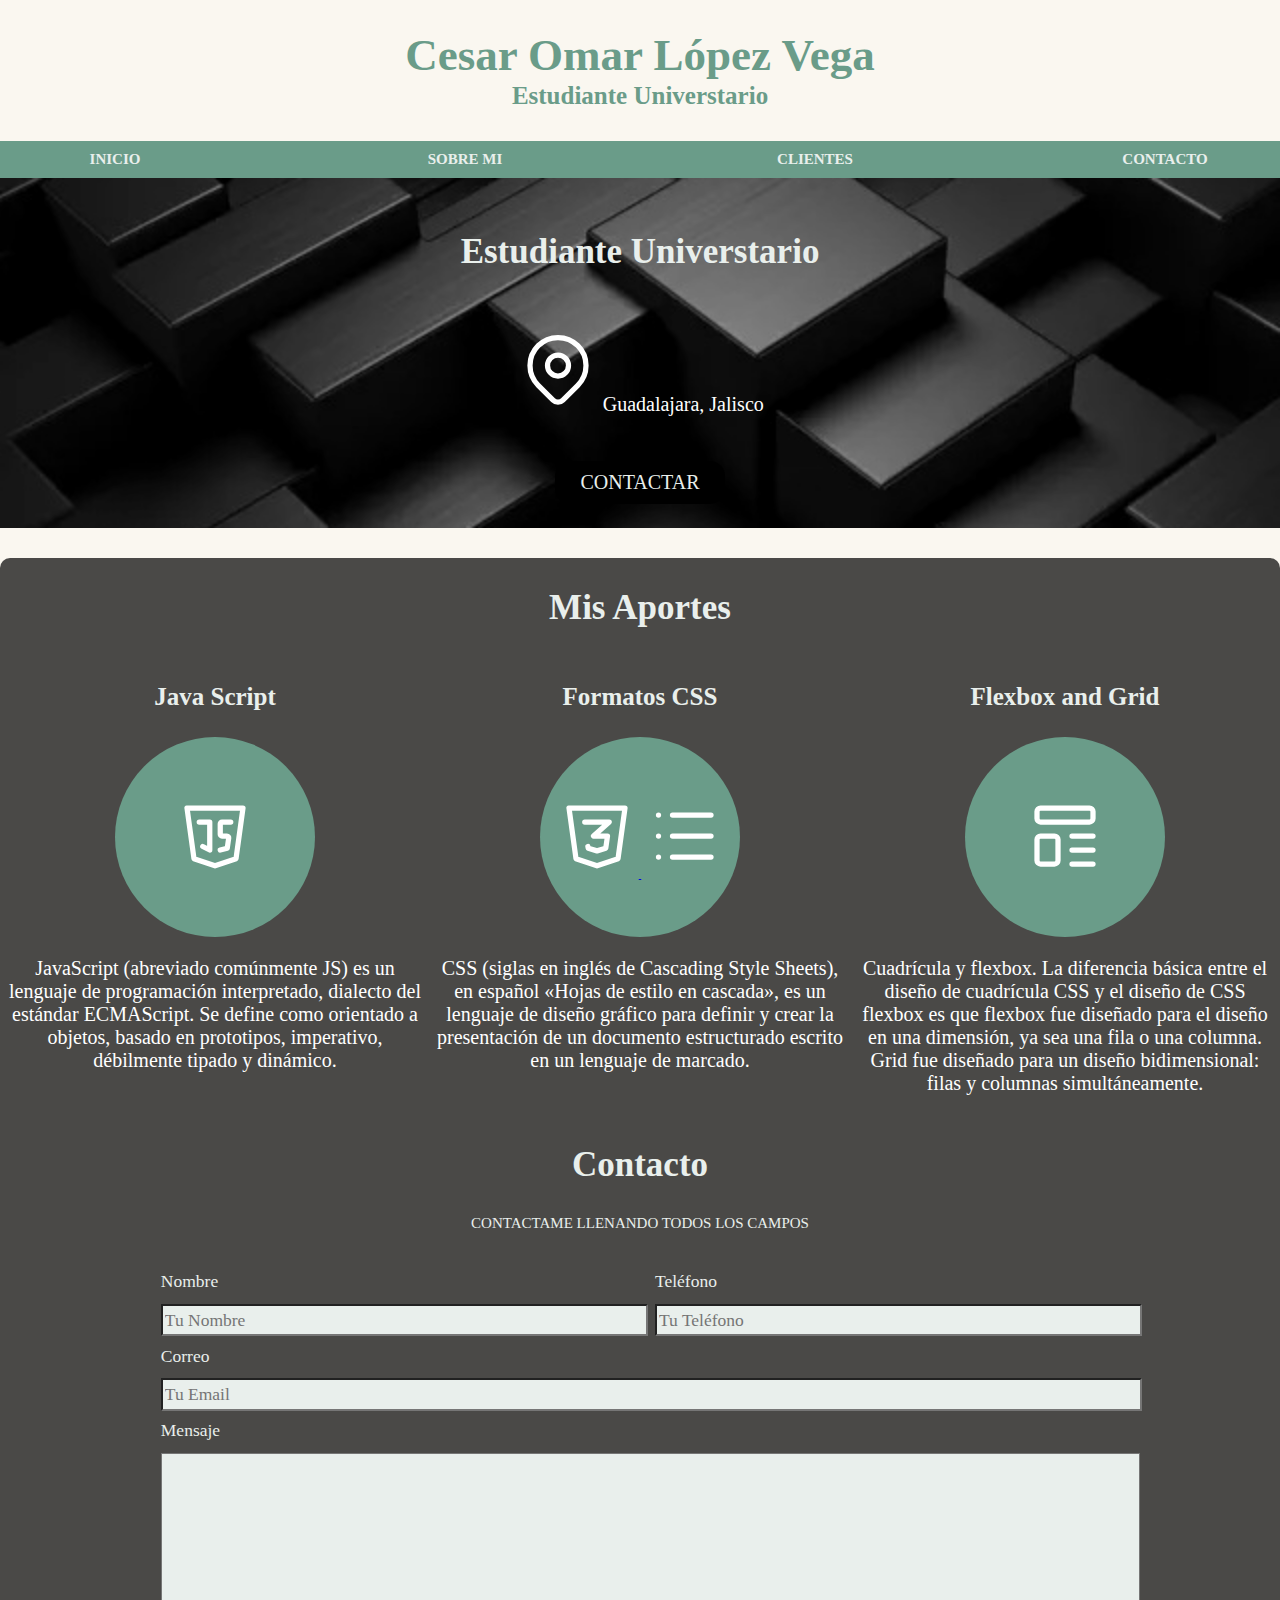
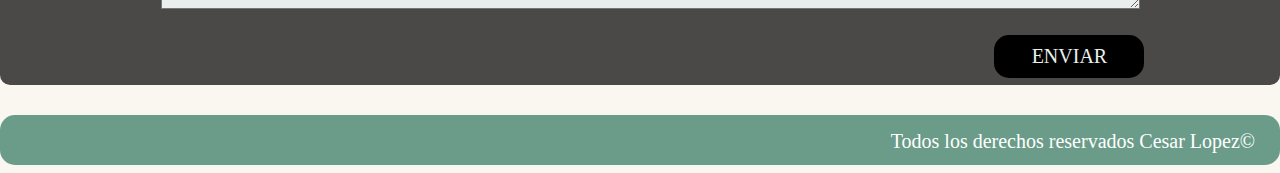
<file: index.html>
<!DOCTYPE html>
<html lang="en">
<head>
    <meta charset="UTF-8">
    <meta name="viewport" content="width=device-width, initial-scale=1.0">
    <title>Pagina Web Personal</title>
    <link rel="stylesheet" href="css/styles.css">
    <link rel="stylesheet" href="css/normalize.css">
    <link rel="icon" type="image/x-icon" href="./img/yo.png">
</head>
<body>
    
    <h1>Cesar Omar López Vega<span>Estudiante Universtario</span></h1>
<div class="cont-enlaces">
    <div class="enlaces">
        <a href="#">Inicio</a>
        <a href="./sobremi.html">Sobre mi</a>
        <a href="./clientes.html">Clientes</a>
        <a href="./contacto.html">Contacto</a>
    </div>
</div>

<div class="background-image">
    <div class="background-color">
        <h2 class="profesion">Estudiante Universtario</h2>
        <div class="location">
            <svg xmlns="http://www.w3.org/2000/svg" class="icon icon-tabler icon-tabler-map-pin" width="84" height="84" viewBox="0 0 24 24" stroke-width="1.5" stroke=white fill="none" stroke-linecap="round" stroke-linejoin="round">
                <path stroke="none" d="M0 0h24v24H0z" fill="none"/>
                <path d="M9 11a3 3 0 1 0 6 0a3 3 0 0 0 -6 0" />
                <path d="M17.657 16.657l-4.243 4.243a2 2 0 0 1 -2.827 0l-4.244 -4.243a8 8 0 1 1 11.314 0z" />
            </svg>
            <p>Guadalajara, Jalisco</p>
        </div>
        <a class="boton" href="#">contactar</a>
    </div>
 </div>
 <main class="contenedor sombra">
    <h2 class="profesion">Mis Aportes</h2>

    <div class="servicios">
        <section class="servicio">
            <h3>Java Script</h3>
            <div class="iconos">
            <a href="java.html" class="a-icon">
                <svg xmlns="http://www.w3.org/2000/svg" class="icon icon-tabler icon-tabler-brand-javascript" width="84" height="84" viewBox="0 0 24 24" stroke-width="1.5" stroke="#FB2576" fill="none" stroke-linecap="round" stroke-linejoin="round">
                    <path stroke="none" d="M0 0h24v24H0z" fill="none"/>
                    <path d="M20 4l-2 14.5l-6 2l-6 -2l-2 -14.5z" />
                    <path d="M7.5 8h3v8l-2 -1" />
                    <path d="M16.5 8h-2.5a.5 .5 0 0 0 -.5 .5v3a.5 .5 0 0 0 .5 .5h1.423a.5 .5 0 0 1 .495 .57l-.418 2.93l-2 .5" />
                  </svg>
            </a>
            </div>
            <p> JavaScript (abreviado comúnmente JS) es un lenguaje de programación interpretado, dialecto del estándar ECMAScript. Se define como orientado a objetos, basado en prototipos, 
                imperativo, débilmente tipado y dinámico.</p>
        </section>
    
        <section class="servicio">
            <h3>Formatos CSS</h3>
            <div class="iconos">

                <a class="a-icon" href="./formatocss.html">
                    <svg xmlns="http://www.w3.org/2000/svg" class="icon icon-tabler icon-tabler-brand-css3" width="84" height="84" viewBox="0 0 24 24" stroke-width="1.5" stroke="#FB2576" fill="none" stroke-linecap="round" stroke-linejoin="round">
                        <path stroke="none" d="M0 0h24v24H0z" fill="none"/>
                        <path d="M20 4l-2 14.5l-6 2l-6 -2l-2 -14.5z" />
                        <path d="M8.5 8h7l-4.5 4h4l-.5 3.5l-2.5 .75l-2.5 -.75l-.1 -.5" />
                      </svg>    
                      
                      <svg xmlns="http://www.w3.org/2000/svg" class="icon icon-tabler icon-tabler-list" width="84" height="84" viewBox="0 0 24 24" stroke-width="1.5" stroke="#FB2576" fill="none" stroke-linecap="round" stroke-linejoin="round">
                        <path stroke="none" d="M0 0h24v24H0z" fill="none"/>
                        <path d="M9 6l11 0" />
                        <path d="M9 12l11 0" />
                        <path d="M9 18l11 0" />
                        <path d="M5 6l0 .01" />
                        <path d="M5 12l0 .01" />
                        <path d="M5 18l0 .01" />
                      </svg>

                </a>
 
            </div>
            <p>CSS (siglas en inglés de Cascading Style Sheets), en español «Hojas de estilo en cascada», es un lenguaje de diseño gráfico para definir y crear la presentación de un documento estructurado escrito en un lenguaje de marcado. </p>
        </section>

        <section class="servicio">
            <h3>Flexbox and Grid</h3>
            <div class="iconos">
                <a href="flexgrid.html" class="a-icon">
                    <svg xmlns="http://www.w3.org/2000/svg" class="icon icon-tabler icon-tabler-template" width="84" height="84" viewBox="0 0 24 24" stroke-width="1.5" stroke="#FB2576" fill="none" stroke-linecap="round" stroke-linejoin="round">
                        <path stroke="none" d="M0 0h24v24H0z" fill="none"/>
                        <path d="M4 4m0 1a1 1 0 0 1 1 -1h14a1 1 0 0 1 1 1v2a1 1 0 0 1 -1 1h-14a1 1 0 0 1 -1 -1z" />
                        <path d="M4 12m0 1a1 1 0 0 1 1 -1h4a1 1 0 0 1 1 1v6a1 1 0 0 1 -1 1h-4a1 1 0 0 1 -1 -1z" />
                        <path d="M14 12l6 0" />
                        <path d="M14 16l6 0" />
                        <path d="M14 20l6 0" />
                      </svg>
                </a>
            </div>
            <p> Cuadrícula y flexbox. La diferencia básica entre el diseño de cuadrícula CSS y el diseño de CSS flexbox es que flexbox fue diseñado para el diseño en una dimensión, ya sea una fila o una columna. Grid fue diseñado para un diseño bidimensional: filas y columnas simultáneamente.</p>
        </section>
    </div> <!--.servicios-->

    <section>
        <h2 class="profesion">Contacto</h2>
        <form action="./php/registrar.php" class="formulario" method="post">
            <fieldset>
                <legend>Contactame llenando todos los campos</legend>
                <div class="contenedor-campos">
                    <div class="campo">
                        <label>Nombre</label>
                        <input  name="nombre" class="input-text" type="text" placeholder="Tu Nombre">
                    </div>

                    <div class="campo">
                        <label>Teléfono</label>
                        <input  name="tel" class="input-text" type="tel" placeholder="Tu Teléfono">
                    </div>

                    <div class="campo">
                        <label>Correo</label>
                        <input  name="correo" class="input-text" type="email" placeholder="Tu Email">
                    </div>
            
                    <div class="campo">
                        <label>Mensaje</label>
                        <textarea  name="mensaje" class="input-text text-area"></textarea>
                    </div>
                </div> <!-- .contenedor-campos -->
                
                <div class="alinear-derecha flex">
                    <input class="boton" type="submit" value="Enviar">
                </div>
            </fieldset>
        </form>

    </section>

</main>

<footer class="footer">
    <p>Todos los derechos reservados Cesar Lopez<span>©</span></p>
</footer>


</body>
</html>
</file>
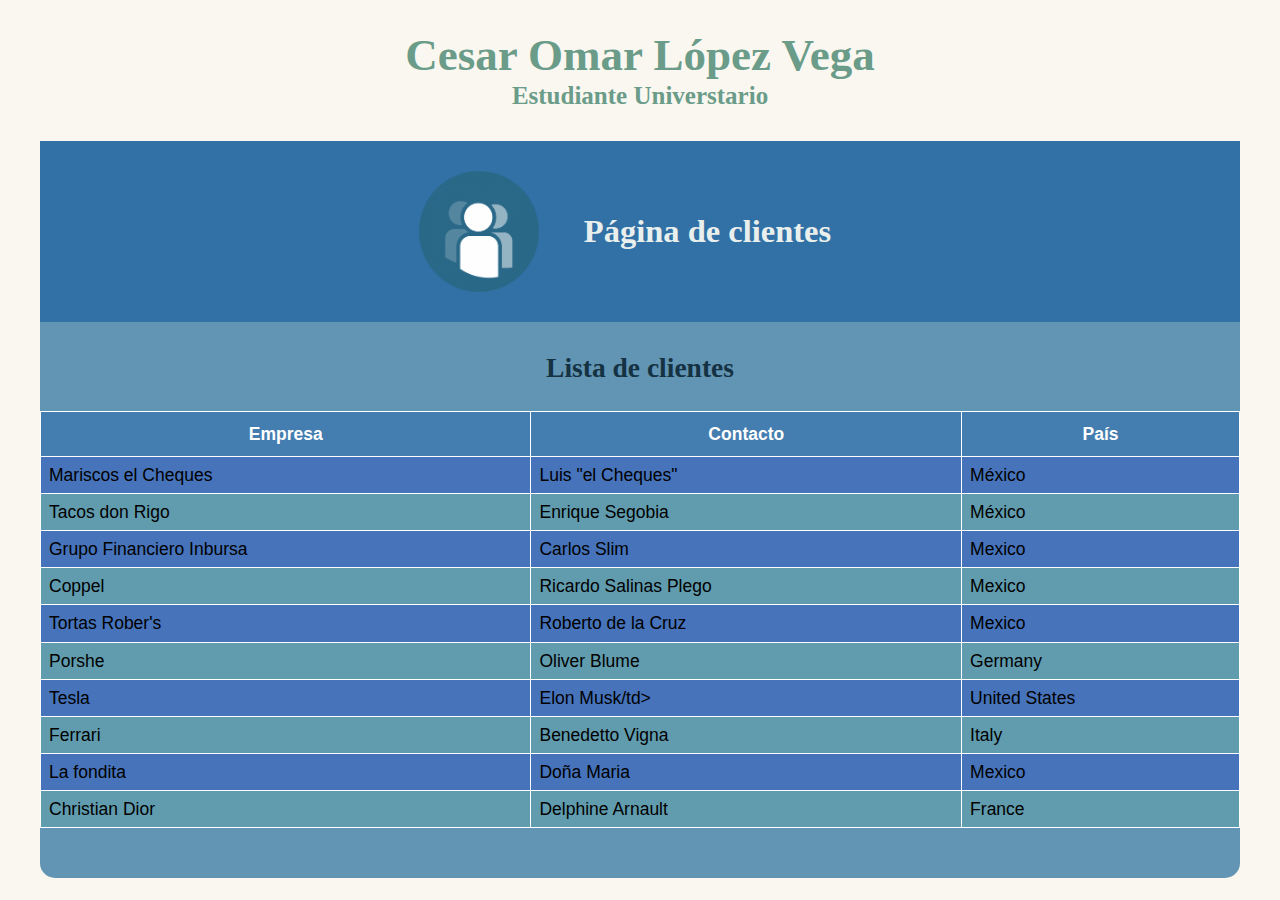
<file: clientes.html>
<!DOCTYPE html>
<html lang="en">
<head>
    <meta charset="UTF-8">
    <meta name="viewport" content="width=device-width, initial-scale=1.0">
    <title>Clientes</title>
    <link rel="stylesheet" href="./css/normalize.css">
    <link rel="stylesheet" href="./css/styles.css">
    <link rel="stylesheet" href="./css/styleclientestablas.css">
    <link rel="icon" type="image/x-icon" href="img/custummers.png ">
</head>
<body>
    
    <div class="main-page">
        <a href="index.html"><h1 class="a-main-page">Cesar Omar López Vega<span>Estudiante Universtario</span></h1></a>   
    </div>
    <div class="encabezado-java">
        <img src="img/custummers.png" alt="CSS">
        <h2 style="margin-left: 1.5rem;" class="head-2">Página de clientes</h2>     
    </div> 

    <main class="contenedor sombra">
        <h3 class="headclientes-3">Lista de clientes</h3>

        <table id="customers">
            <tr>
              <th>Empresa</th>
              <th>Contacto</th>
              <th>País</th>
            </tr>
            <tr>
              <td>Mariscos el Cheques</td>
              <td>Luis "el Cheques"</td>
              <td>México</td>
            </tr>
            <tr>
              <td>Tacos don Rigo</td>
              <td>Enrique Segobia</td>
              <td>México</td>
            </tr>
            <tr>
              <td>Grupo Financiero Inbursa</td>
              <td>Carlos Slim</td>
              <td>Mexico</td>
            </tr>
            <tr>
              <td>Coppel</td>
              <td>Ricardo Salinas Plego</td>
              <td>Mexico</td>
            </tr>
            <tr>
              <td>Tortas Rober's</td>
              <td>Roberto de la Cruz</td>
              <td>Mexico</td>
            </tr>
            <tr>
              <td>Porshe</td>
              <td>Oliver Blume</td>
              <td>Germany</td>
            </tr>
            <tr>
              <td>Tesla</td>
              <td>Elon Musk/td>
              <td>United States</td>
            </tr>
            <tr>
              <td>Ferrari</td>
              <td>Benedetto Vigna</td>
              <td>Italy</td>
            </tr>
            <tr>
              <td>La fondita</td>
              <td>Doña Maria</td>
              <td>Mexico</td>
            </tr>
            <tr>
              <td>Christian Dior</td>
              <td>Delphine Arnault</td>
              <td>France</td>
            </tr>
          </table>
    </main>

</body>
</html>
</file>
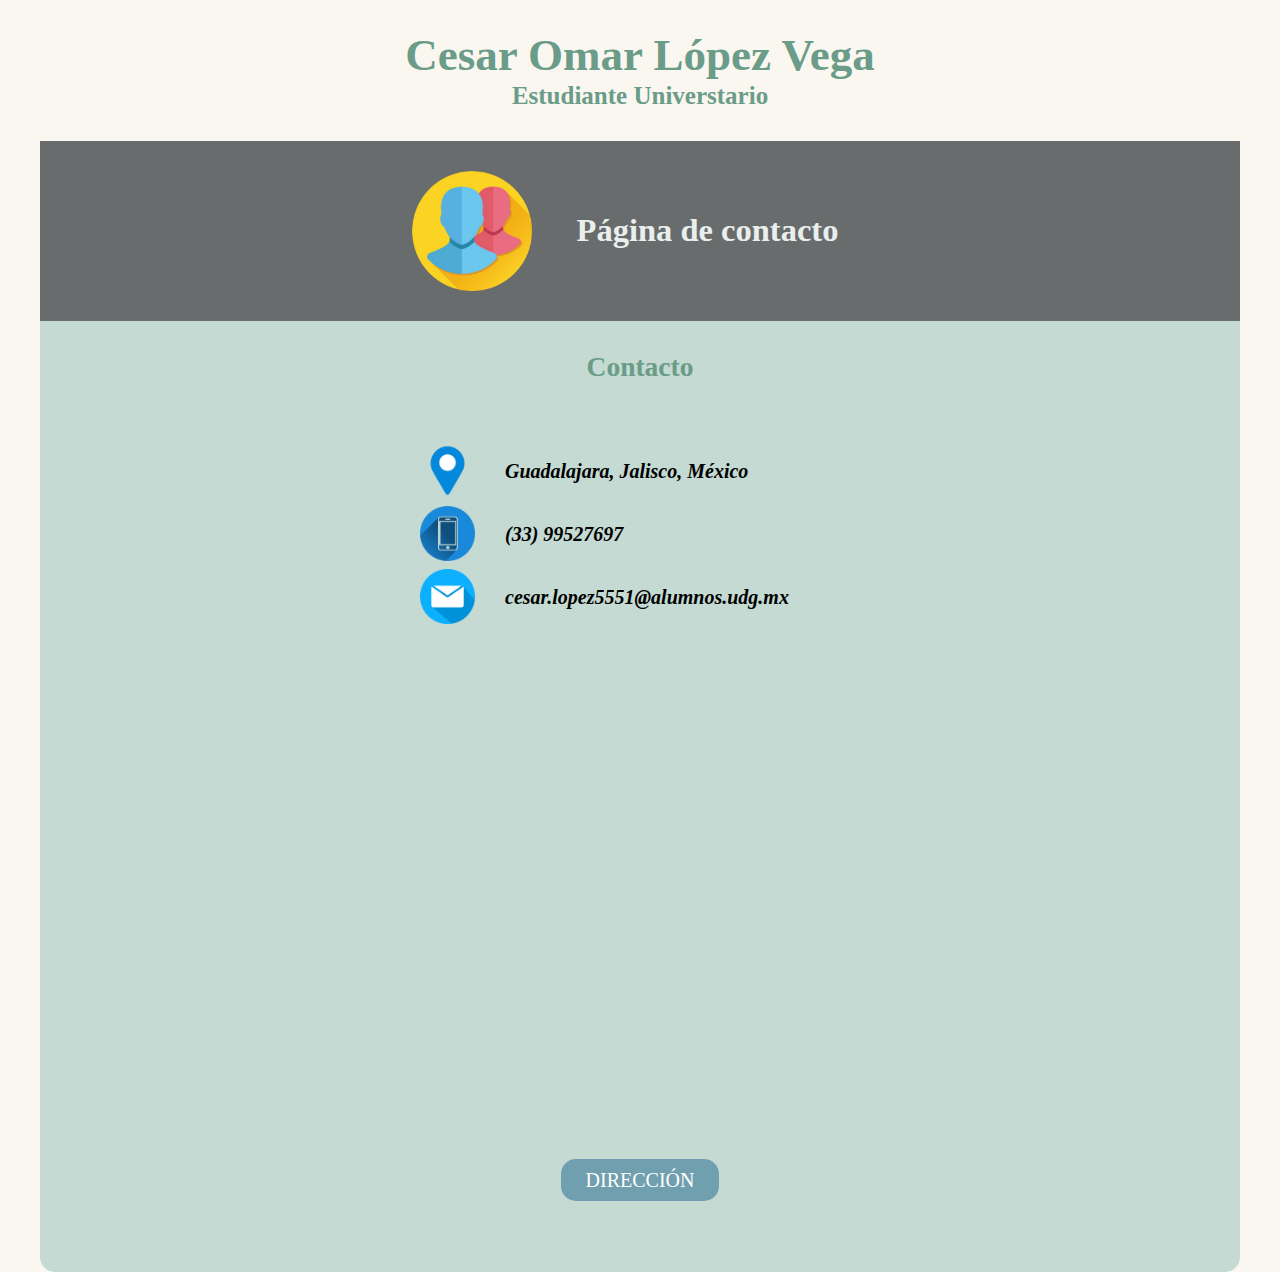
<file: contacto.html>
<!DOCTYPE html>
<html lang="en">
<head>
    <meta charset="UTF-8">
    <meta name="viewport" content="width=device-width, initial-scale=1.0">
    <title>Contacto</title>
    <link rel="icon" type="image/x-icon" href="./img/cuenta.png">
    <link rel="stylesheet" href="./css/normalize.css">
    <link rel="stylesheet" href="./css/styles.css">
    <link rel="stylesheet" href="./css/styleclientes.css">  
</head>
<body>
    
    <div class="main-page">
        <a href="index.html"><h1 class="a-main-page">Cesar Omar López Vega <span>Estudiante Universtario</span></h1></a>   
    </div>
    <div class="encabezado-java sombra">
        <img src="./img/cuenta.png" alt="cuenta">
        <h2 style="margin-left: 1.5rem;" class="head-2">Página de contacto</h2>     
    </div> 

    <main class="contenedor sombra">
        <h3 class="headclientes-3">Contacto</h3>
        <div class="contacto">
            <div class="direccion">
                <div class="location-cont">
                    <img src="./img/iconlocation1.png" alt="location"> 
                </div>
                <div>
                    <p class="p-contacto">Guadalajara, Jalisco, México</p>    
                </div>            
            </div>

            <div class="cel-cont">
                <div class="cel" >
                    <img src="./img/iconcel2.png" alt="location">
                </div>
                <div>
                    <p class="p-contacto">(33) 99527697</p>    
                </div>                
            </div>

            <div class="email-cont">
                <div class="email">
                    <img  src="./img/iconmail1.png" alt="location">    
                </div>
                <div>
                    <p class="p-contacto">cesar.lopez5551@alumnos.udg.mx</p>    
                </div>
                
            </div>
        </div>
        <div class="embed-map">
            <iframe src="https://www.google.com/maps/embed?pb=!1m18!1m12!1m3!1d3733.361516968399!2d-103.32802462405166!3d20.654866100514155!2m3!1f0!2f0!3f0!3m2!1i1024!2i768!4f13.1!3m3!1m2!1s0x8428b23a9bbba80d%3A0xdacdb7fd592feb90!2sUniversity%20Center%20of%20Exact%20Sciences%20and%20Engineering!5e0!3m2!1sen!2smx!4v1696865057208!5m2!1sen!2smx" width="100%;" height="100%;" style="border:0;" allowfullscreen="" loading="lazy" referrerpolicy="no-referrer-when-downgrade"></iframe>
        </div>

        <div class="alinear-boton">
            <a href="https://www.google.com/maps/place/University+Center+of+Exact+Sciences+and+Engineering/@20.6548611,-103.3254497,15z/data=!4m6!3m5!1s0x8428b23a9bbba80d:0xdacdb7fd592feb90!8m2!3d20.6548611!4d-103.3254497!16s%2Fm%2F047d6cy?entry=ttu" class="boton">Dirección</a>
        </div>
    </main>

</body>
</html>
</file>
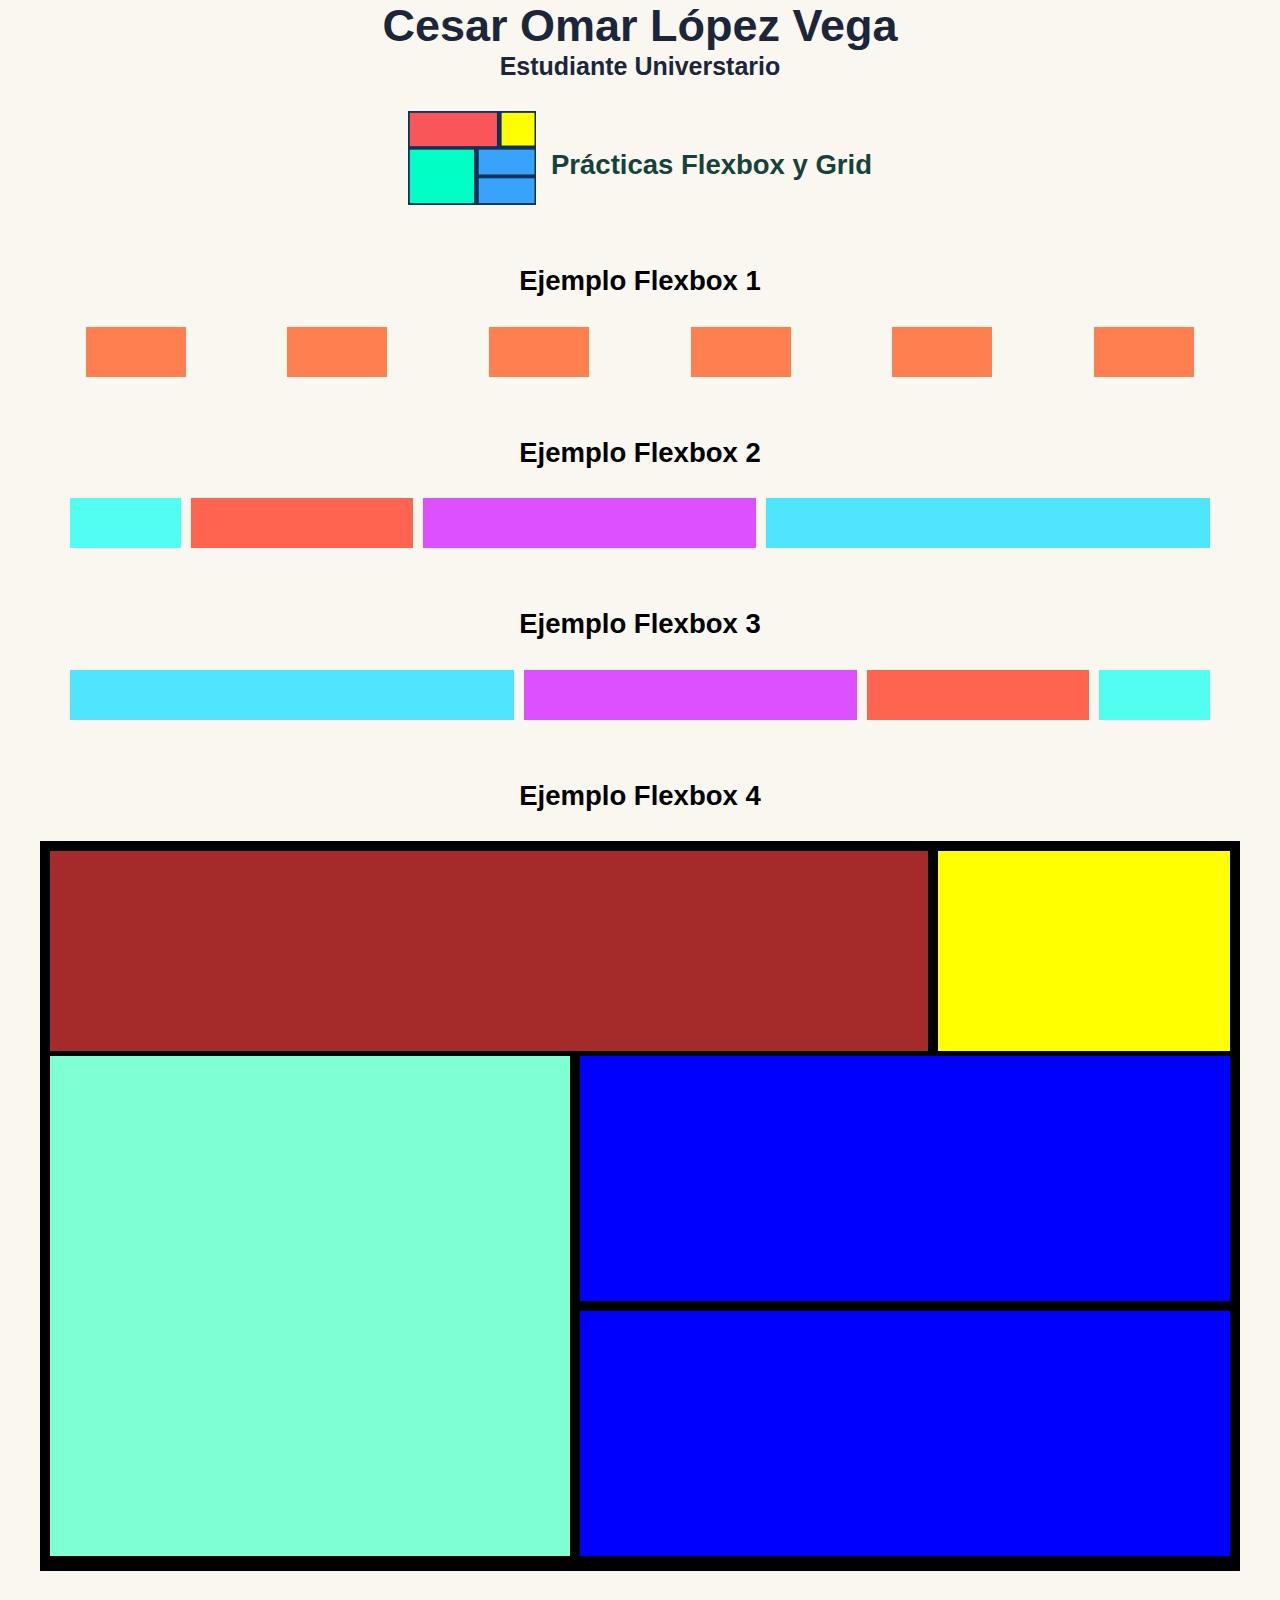
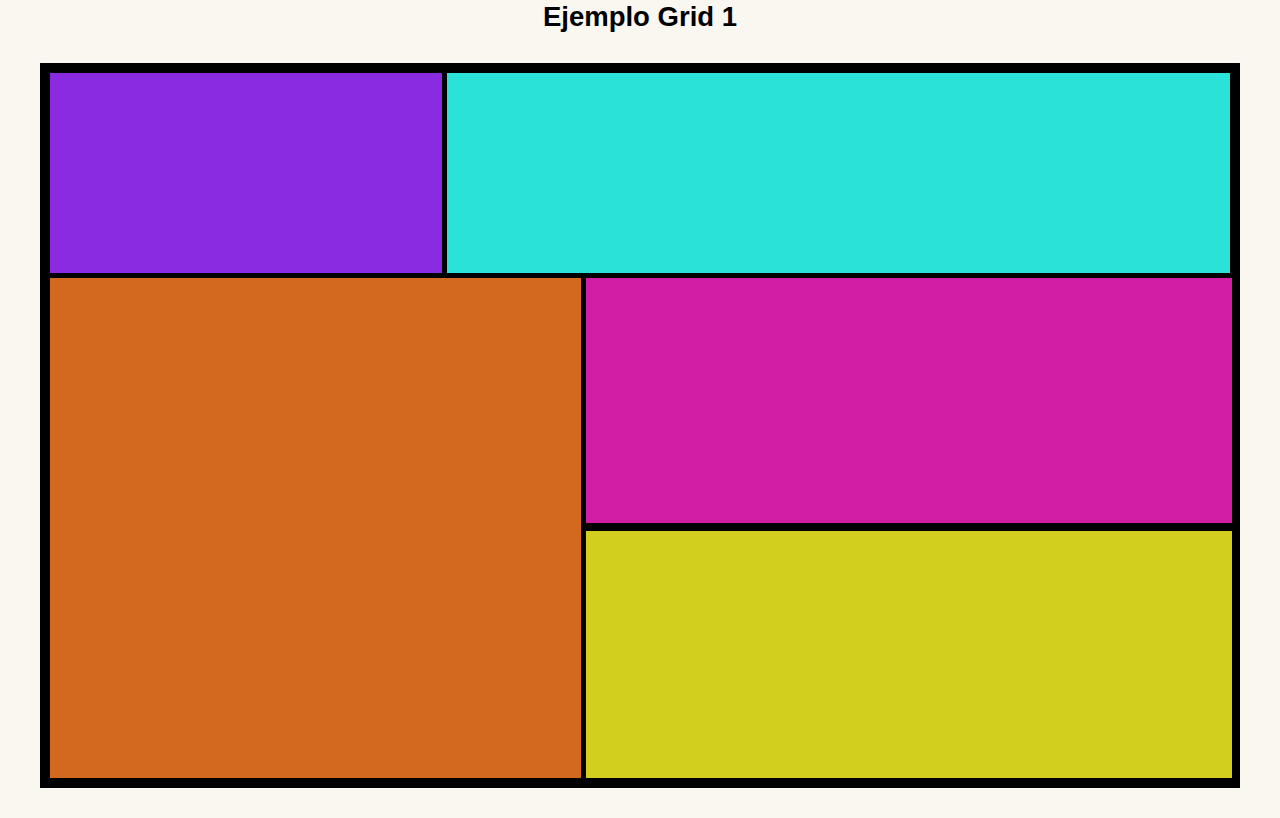
<file: flexgrid.html>
<!DOCTYPE html>
<html lang="en">
<head>
    <meta charset="UTF-8">
    <meta name="viewport" content="width=device-width, initial-scale=1.0">
    <title>Ejemplo Flex y Grid</title>
    <link rel="stylesheet" href="./css/normalize.css">
    <link rel="stylesheet" href="./css/styles.css">
    <link rel="stylesheet" href="./css/flexgrid.css">
    <link rel="stylesheet" href="./css/stylerecipientes.css">
    <link rel="icon" type="image/x-icon" href="img/flexbox.jpg ">
</head>
<body>
    
    <div class="main-page">
        <a href="index.html"><h1 class="a-main-page">Cesar Omar López Vega<span>Estudiante Universtario</span></h1></a>   
    </div>
    <div class="encabezado-java">
        <img src="./img/flexbox.jpg" alt="CSS">
        <h2 style="margin-left: 1.5rem;" class="head-2">Prácticas Flexbox y Grid</h2>     
    </div>   
    <main class="contenedor sombra">
        <h3 class="head-3">
            Ejemplo Flexbox 1
        </h3>

        <div class="flex-1">
            <div class="items">
                
            </div>
            <div class="items">

            </div>
            <div class="items">

            </div>
            <div class="items">

            </div>
            <div class="items">

            </div>
            <div class="items">

            </div>
        </div>

        <h3 class="head-3">
            Ejemplo Flexbox 2
        </h3>

        <div class="flex-2">
            <div class="item1">
                
            </div>
            <div class="item2">

            </div>
            <div class="item3">

            </div>
            <div class="item4">

            </div>   
        </div>

        <h3 class="head-3">
            Ejemplo Flexbox 3
        </h3>

        <div class="flex-3">
            <div class="item13">
                
            </div>
            <div class="item23">

            </div>
            <div class="item33">

            </div>
            <div class="item43">

            </div>   
        </div>

        <h3 class="head-3">
            Ejemplo Flexbox 4
        </h3>
        <div class="back-color">
            <div class="box-1">
                <div class="area-1">
    
                </div>
                <div class="area-2">
    
                </div>
            </div>
            <div class="box-2">
                <div class="area-3">
    
                </div> 
                <div class="box-3">
                    <div class="area-4">
    
                    </div> 
                    <div class="area-5">
                        
                    </div>    
                </div>  
            </div>
        </div>

        <h3 class="head-3">
            Ejemplo Grid 1
        </h3>
        <div class="back-color">
            <div class="grid-1">
                <div class="g1">
    
                </div>
                <div class="g2">
                </div> 
                          
                <div class="g3">
                    <div class="g4">
                        
                    </div>   
                    <div class="g5">
                        
                    </div>   
                    <div class="g6">
                        
                    </div>   
                </div>
            </div>            
        </div>

</body>
</html>
</file>
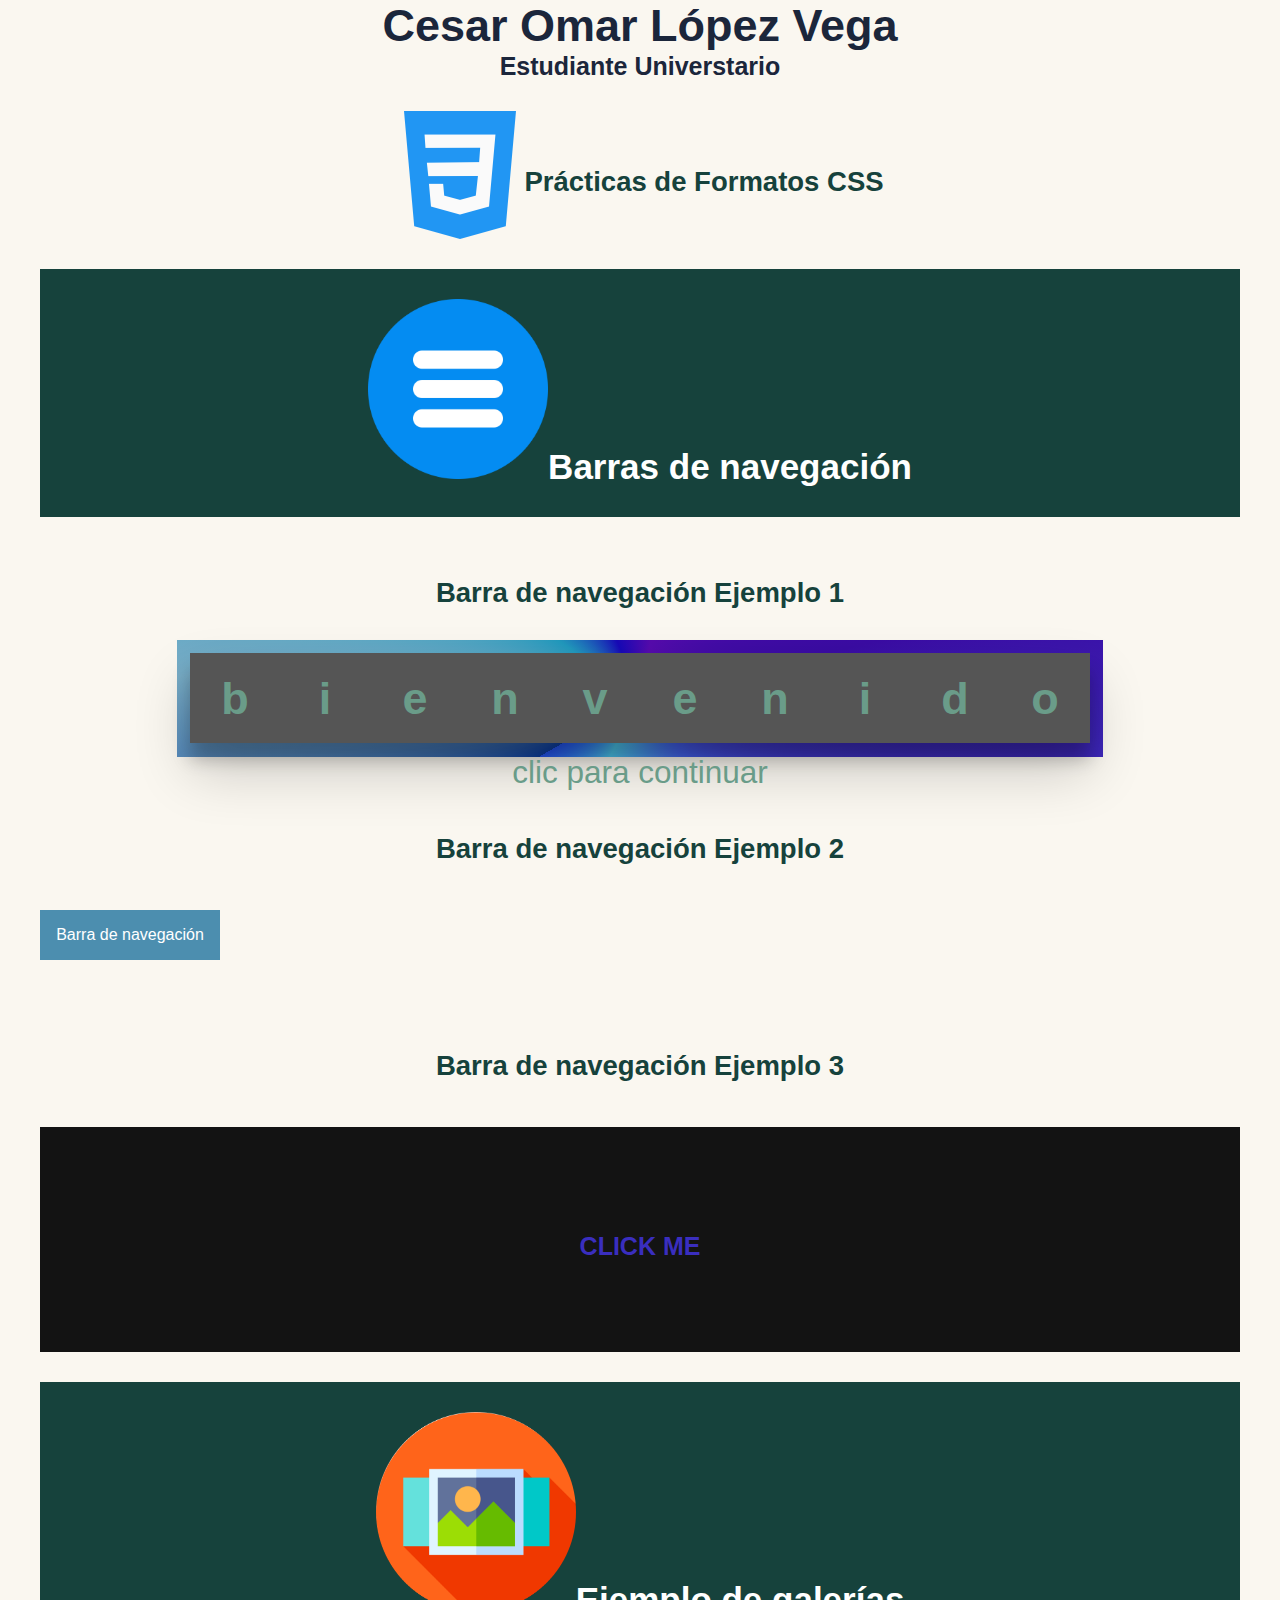
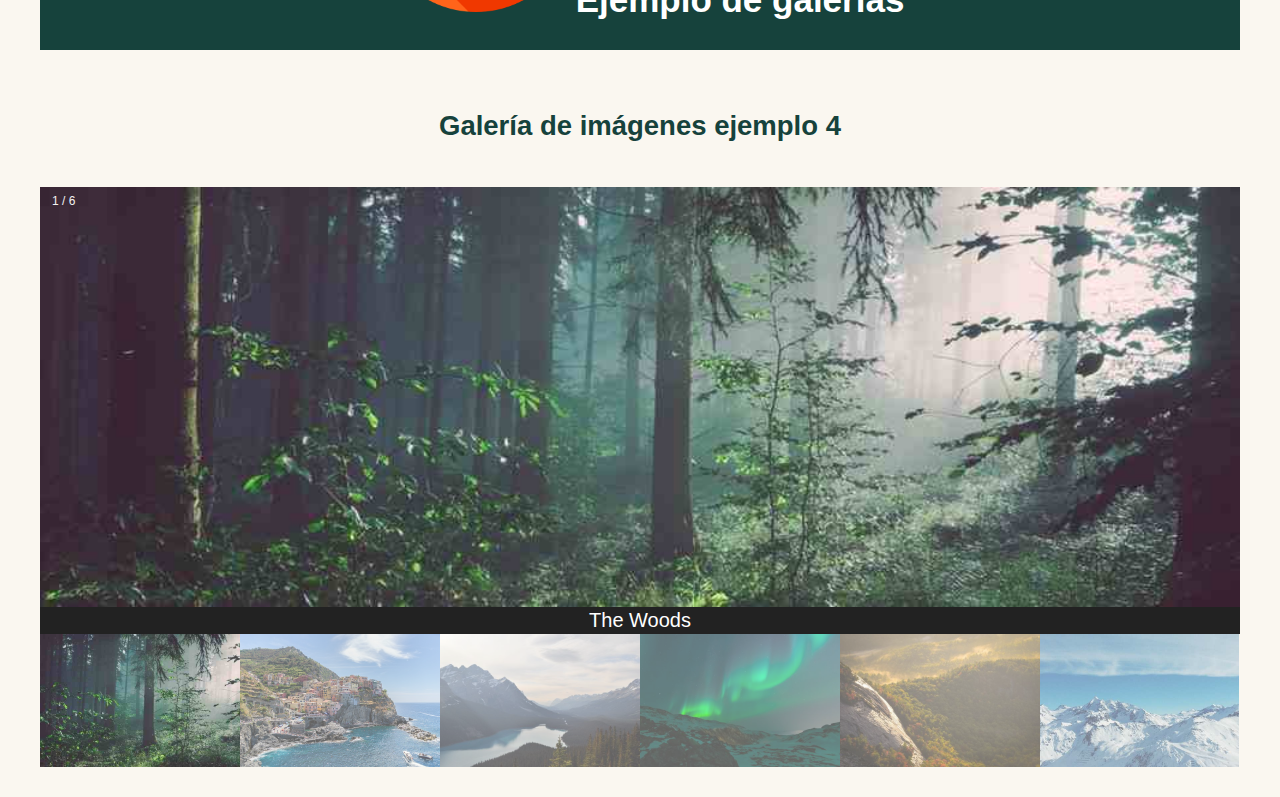
<file: formatocss.html>
<!DOCTYPE html>
<html lang="en">
<head>
    <meta charset="UTF-8">
    <meta name="viewport" content="width=device-width, initial-scale=1.0">
    <title>Formatos CSS</title>
    <link rel="icon" type="image/x-icon" href="./img/css.png">
    <link rel="stylesheet" href="./css/normalize.css">
    <link rel="stylesheet" href="./css/styles.css">
    <link rel="stylesheet" href="./css/stylerecipientes.css">
    <link rel="stylesheet" href="./css/menubar1.css">
    <link rel="stylesheet" href="./css/menubar2.css">
    <link rel="stylesheet" href="./css/menubar3.css">
    <link rel="stylesheet" href="./css/gallery.css">
</head>
<body>
    
    <div class="main-page">
        <a href="index.html"><h1 class="a-main-page">Cesar Omar López Vega <span>Estudiante Universtario</span></h1></a>   
    </div>
    <div class="encabezado-java">
        <img src="./img/css.png" alt="CSS">
        <h2 class="head-2">Prácticas de Formatos CSS</h2>     
    </div>   
    <main>
    <header class="header">
        <h1 class="head-1">Barras de navegación</h1>
        <img style="width: 15%;" src="./img/barmenu.png" alt="Recipiente">
    </header>
        <section class="contenedor sombra"> 
            <h2 class="head-2">Barra de navegación Ejemplo 1</h2>
            <div class="menu-bar1">
                <input type="radio" name="toggle" id="toggleOpen" value="toggleOpen">
                <input type="radio" name="toggle" id="toggleClose" value="toggleClose">
                <figure id="welcomeMessage">
                <figcaption>
                    <h1>
                    <label for="toggleOpen" title="Clic para abrir"></label>
                    <label for="toggleClose" title="Clic para cerrar">✖</label>
                    <b>
                        b
                        <a href="javascript:void(0);" title="Go To Home">
                        <svg xmlns="http://www.w3.org/2000/svg" viewBox="0 0 16 16">
                            <defs>
                            <lineargradient id="svgGradient" x1="0" y1="0" x2="20" y2="0" gradientUnits="userSpaceOnUse">
                                <stop offset="0" stop-color="#00ffc3" />
                                <stop offset="0.09090909090909091" stop-color="#00fad9" />
                                <stop offset="0.18181818181818182" stop-color="#00f4f0" />
                                <stop offset="0.2727272727272727" stop-color="#00eeff" />
                                <stop offset="0.36363636363636365" stop-color="#00e6ff" />
                                <stop offset="0.4545454545454546" stop-color="#00dcff" />
                                <stop offset="0.5454545454545454" stop-color="#00d2ff" />
                                <stop offset="0.6363636363636364" stop-color="#00c5ff" />
                                <stop offset="0.7272727272727273" stop-color="#00b8ff" />
                                <stop offset="0.8181818181818182" stop-color="#6da8ff" />
                                <stop offset="0.9090909090909092" stop-color="#9f97ff" />
                                <stop offset="1" stop-color="#c285ff" />
                            </lineargradient>
                            </defs>
                            <path fill-rule="evenodd" d="m8 3.293 6 6V13.5a1.5 1.5 0 0 1-1.5 1.5h-9A1.5 1.5 0 0 1 2 13.5V9.293l6-6zm5-.793V6l-2-2V2.5a.5.5 0 0 1 .5-.5h1a.5.5 0 0 1 .5.5z" />
                            <path fill-rule="evenodd" d="M7.293 1.5a1 1 0 0 1 1.414 0l6.647 6.646a.5.5 0 0 1-.708.708L8 2.207 1.354 8.854a.5.5 0 1 1-.708-.708L7.293 1.5z" />
                        </svg>
                        </a>
                    </b>
                    <b>
                        i
                        <a href="javascript:void(0);" title="Additional Information">
                        <svg xmlns="http://www.w3.org/2000/svg" viewBox="0 0 16 16">
                            <path d="M0 2a2 2 0 0 1 2-2h12a2 2 0 0 1 2 2v12a2 2 0 0 1-2 2H2a2 2 0 0 1-2-2V2zm8.93 4.588-2.29.287-.082.38.45.083c.294.07.352.176.288.469l-.738 3.468c-.194.897.105 1.319.808 1.319.545 0 1.178-.252 1.465-.598l.088-.416c-.2.176-.492.246-.686.246-.275 0-.375-.193-.304-.533L8.93 6.588zM8 5.5a1 1 0 1 0 0-2 1 1 0 0 0 0 2z" />
                        </svg>
                        </a>
                    </b>
                    <b>
                        e
                        <a href="javascript:void(0);" title="Go To Shop">
                        <svg xmlns="http://www.w3.org/2000/svg" viewBox="0 0 16 16">
                            <path d="M0 1.5A.5.5 0 0 1 .5 1H2a.5.5 0 0 1 .485.379L2.89 3H14.5a.5.5 0 0 1 .491.592l-1.5 8A.5.5 0 0 1 13 12H4a.5.5 0 0 1-.491-.408L2.01 3.607 1.61 2H.5a.5.5 0 0 1-.5-.5zM5 12a2 2 0 1 0 0 4 2 2 0 0 0 0-4zm7 0a2 2 0 1 0 0 4 2 2 0 0 0 0-4zm-7 1a1 1 0 1 1 0 2 1 1 0 0 1 0-2zm7 0a1 1 0 1 1 0 2 1 1 0 0 1 0-2z" />
                        </svg>
                        </a>
                    </b>
                    <b>
                        n
                        <a href="javascript:void(0);" title="Send an Email">
                        <svg xmlns="http://www.w3.org/2000/svg" viewBox="0 0 16 16">
                            <path d="M.05 3.555A2 2 0 0 1 2 2h12a2 2 0 0 1 1.95 1.555L8 8.414.05 3.555ZM0 4.697v7.104l5.803-3.558L0 4.697ZM6.761 8.83l-6.57 4.026A2 2 0 0 0 2 14h6.256A4.493 4.493 0 0 1 8 12.5a4.49 4.49 0 0 1 1.606-3.446l-.367-.225L8 9.586l-1.239-.757ZM16 4.697v4.974A4.491 4.491 0 0 0 12.5 8a4.49 4.49 0 0 0-1.965.45l-.338-.207L16 4.697Z" />
                            <path d="M16 12.5a3.5 3.5 0 1 1-7 0 3.5 3.5 0 0 1 7 0Zm-3.5-2a.5.5 0 0 0-.5.5v1h-1a.5.5 0 0 0 0 1h1v1a.5.5 0 0 0 1 0v-1h1a.5.5 0 0 0 0-1h-1v-1a.5.5 0 0 0-.5-.5Z" />
                        </svg>
                        </a>
                    </b>
                    <b>
                        v
                        <a href="javascript:void(0);" title="Facebook">
                        <svg xmlns="http://www.w3.org/2000/svg" viewBox="0 0 16 16">
                            <path d="M16 8.049c0-4.446-3.582-8.05-8-8.05C3.58 0-.002 3.603-.002 8.05c0 4.017 2.926 7.347 6.75 7.951v-5.625h-2.03V8.05H6.75V6.275c0-2.017 1.195-3.131 3.022-3.131.876 0 1.791.157 1.791.157v1.98h-1.009c-.993 0-1.303.621-1.303 1.258v1.51h2.218l-.354 2.326H9.25V16c3.824-.604 6.75-3.934 6.75-7.951z" />
                        </svg>
                        </a>
                    </b>
                    <b>
                        e
                        <a href="javascript:void(0);" title="Instagram">
                        <svg xmlns="http://www.w3.org/2000/svg" viewBox="0 0 16 16">
                            <path d="M8 0C5.829 0 5.556.01 4.703.048 3.85.088 3.269.222 2.76.42a3.917 3.917 0 0 0-1.417.923A3.927 3.927 0 0 0 .42 2.76C.222 3.268.087 3.85.048 4.7.01 5.555 0 5.827 0 8.001c0 2.172.01 2.444.048 3.297.04.852.174 1.433.372 1.942.205.526.478.972.923 1.417.444.445.89.719 1.416.923.51.198 1.09.333 1.942.372C5.555 15.99 5.827 16 8 16s2.444-.01 3.298-.048c.851-.04 1.434-.174 1.943-.372a3.916 3.916 0 0 0 1.416-.923c.445-.445.718-.891.923-1.417.197-.509.332-1.09.372-1.942C15.99 10.445 16 10.173 16 8s-.01-2.445-.048-3.299c-.04-.851-.175-1.433-.372-1.941a3.926 3.926 0 0 0-.923-1.417A3.911 3.911 0 0 0 13.24.42c-.51-.198-1.092-.333-1.943-.372C10.443.01 10.172 0 7.998 0h.003zm-.717 1.442h.718c2.136 0 2.389.007 3.232.046.78.035 1.204.166 1.486.275.373.145.64.319.92.599.28.28.453.546.598.92.11.281.24.705.275 1.485.039.843.047 1.096.047 3.231s-.008 2.389-.047 3.232c-.035.78-.166 1.203-.275 1.485a2.47 2.47 0 0 1-.599.919c-.28.28-.546.453-.92.598-.28.11-.704.24-1.485.276-.843.038-1.096.047-3.232.047s-2.39-.009-3.233-.047c-.78-.036-1.203-.166-1.485-.276a2.478 2.478 0 0 1-.92-.598 2.48 2.48 0 0 1-.6-.92c-.109-.281-.24-.705-.275-1.485-.038-.843-.046-1.096-.046-3.233 0-2.136.008-2.388.046-3.231.036-.78.166-1.204.276-1.486.145-.373.319-.64.599-.92.28-.28.546-.453.92-.598.282-.11.705-.24 1.485-.276.738-.034 1.024-.044 2.515-.045v.002zm4.988 1.328a.96.96 0 1 0 0 1.92.96.96 0 0 0 0-1.92zm-4.27 1.122a4.109 4.109 0 1 0 0 8.217 4.109 4.109 0 0 0 0-8.217zm0 1.441a2.667 2.667 0 1 1 0 5.334 2.667 2.667 0 0 1 0-5.334z" />
                        </svg>
                        </a>
                    </b>
                    <b>
                        n
                        <a href="javascript:void(0);" title="LinkedIn">
                        <svg xmlns="http://www.w3.org/2000/svg" viewBox="0 0 16 16">
                            <path d="M0 1.146C0 .513.526 0 1.175 0h13.65C15.474 0 16 .513 16 1.146v13.708c0 .633-.526 1.146-1.175 1.146H1.175C.526 16 0 15.487 0 14.854V1.146zm4.943 12.248V6.169H2.542v7.225h2.401zm-1.2-8.212c.837 0 1.358-.554 1.358-1.248-.015-.709-.52-1.248-1.342-1.248-.822 0-1.359.54-1.359 1.248 0 .694.521 1.248 1.327 1.248h.016zm4.908 8.212V9.359c0-.216.016-.432.08-.586.173-.431.568-.878 1.232-.878.869 0 1.216.662 1.216 1.634v3.865h2.401V9.25c0-2.22-1.184-3.252-2.764-3.252-1.274 0-1.845.7-2.165 1.193v.025h-.016a5.54 5.54 0 0 1 .016-.025V6.169h-2.4c.03.678 0 7.225 0 7.225h2.4z" />
                        </svg>
                        </a>
                    </b>
                    <b>
                        i
                        <a href="javascript:void(0);" title="LinkedIn">
                        <svg xmlns="http://www.w3.org/2000/svg" viewBox="0 0 16 16">
                            <path d="M0 1.146C0 .513.526 0 1.175 0h13.65C15.474 0 16 .513 16 1.146v13.708c0 .633-.526 1.146-1.175 1.146H1.175C.526 16 0 15.487 0 14.854V1.146zm4.943 12.248V6.169H2.542v7.225h2.401zm-1.2-8.212c.837 0 1.358-.554 1.358-1.248-.015-.709-.52-1.248-1.342-1.248-.822 0-1.359.54-1.359 1.248 0 .694.521 1.248 1.327 1.248h.016zm4.908 8.212V9.359c0-.216.016-.432.08-.586.173-.431.568-.878 1.232-.878.869 0 1.216.662 1.216 1.634v3.865h2.401V9.25c0-2.22-1.184-3.252-2.764-3.252-1.274 0-1.845.7-2.165 1.193v.025h-.016a5.54 5.54 0 0 1 .016-.025V6.169h-2.4c.03.678 0 7.225 0 7.225h2.4z" />
                        </svg>
                        </a>
                    </b>
                    <b>
                        d
                        <a href="javascript:void(0);" title="LinkedIn">
                        <svg xmlns="http://www.w3.org/2000/svg" viewBox="0 0 16 16">
                            <path d="M0 1.146C0 .513.526 0 1.175 0h13.65C15.474 0 16 .513 16 1.146v13.708c0 .633-.526 1.146-1.175 1.146H1.175C.526 16 0 15.487 0 14.854V1.146zm4.943 12.248V6.169H2.542v7.225h2.401zm-1.2-8.212c.837 0 1.358-.554 1.358-1.248-.015-.709-.52-1.248-1.342-1.248-.822 0-1.359.54-1.359 1.248 0 .694.521 1.248 1.327 1.248h.016zm4.908 8.212V9.359c0-.216.016-.432.08-.586.173-.431.568-.878 1.232-.878.869 0 1.216.662 1.216 1.634v3.865h2.401V9.25c0-2.22-1.184-3.252-2.764-3.252-1.274 0-1.845.7-2.165 1.193v.025h-.016a5.54 5.54 0 0 1 .016-.025V6.169h-2.4c.03.678 0 7.225 0 7.225h2.4z" />
                        </svg>
                        </a>
                    </b>
                    <b>
                       o
                        <a href="javascript:void(0);" title="LinkedIn">
                        <svg xmlns="http://www.w3.org/2000/svg" viewBox="0 0 16 16">
                            <path d="M0 1.146C0 .513.526 0 1.175 0h13.65C15.474 0 16 .513 16 1.146v13.708c0 .633-.526 1.146-1.175 1.146H1.175C.526 16 0 15.487 0 14.854V1.146zm4.943 12.248V6.169H2.542v7.225h2.401zm-1.2-8.212c.837 0 1.358-.554 1.358-1.248-.015-.709-.52-1.248-1.342-1.248-.822 0-1.359.54-1.359 1.248 0 .694.521 1.248 1.327 1.248h.016zm4.908 8.212V9.359c0-.216.016-.432.08-.586.173-.431.568-.878 1.232-.878.869 0 1.216.662 1.216 1.634v3.865h2.401V9.25c0-2.22-1.184-3.252-2.764-3.252-1.274 0-1.845.7-2.165 1.193v.025h-.016a5.54 5.54 0 0 1 .016-.025V6.169h-2.4c.03.678 0 7.225 0 7.225h2.4z" />
                        </svg>
                        </a>
                    </b>
                    </h1>
                </figcaption>
                </figure>
            </div>
        </section>

        <section class="contenedor sombra"> 
            <h2 class="head-2">Barra de navegación Ejemplo 2</h2>        
   
            <div class="dropdown">
            <button class="dropbtn">Barra de navegación</button>
            <div class="dropdown-content">
            <a href="#">Inicio</a>
            <a href="#">Sobre mi</a>
            <a href="#">Clientes</a>
            <a href="#">Contacto</a>
            </div>
            </div>
        </section>

        <section class="contenedor sombra"> 
            <h2 class="head-2">Barra de navegación Ejemplo 3</h2>        
            <div class="container">
                <h1 class="h1">
                   <a href="#menu">Click me</a>
                </h1>
                   
               <div class="popover" id="menu">
                <div class = 'content'>
                 <a href="#" class="close"></a>
                  <div class = 'nav'>
                   <ul class = 'nav_list'>
                     
                     <div class = 'nav_list_item'>
                     <li><a href="#">Home</a></li>
                     </div>
                    <div class = 'nav_list_item'>
                       <li><a href="#">About</a></li>
                     </div>
                   <div class = 'nav_list_item'>
                     <li><a href="#">Products</a></li>
                     </div>
                   <div class = 'nav_list_item'>
                     <li><a href="#">Services</a></li>
                     </div>
                    <div class = 'nav_list_item'>
                       <li><a href="#">Contact</a></li>
                     </div>
                     
                   </ul>
                 </div>
                </div>
                </div>
                </div>     

        </section>

        <header class="header">
            <h1 class="head-1">Ejemplo de galerías</h1>
            <img style="width: 200px; height: 200px;" src="./img/gallery.png" alt="Recipiente">
        </header>

        <section class="contenedor sombra"> 
            <h2 class="head-2">Galería de imágenes ejemplo 4</h2>        
            <div class="container-2">
                <div class="mySlides">
                  <div class="numbertext">1 / 6</div>
                  <img src="./img/img_woods_wide.jpg" style="width:100%">
                </div>
              
                <div class="mySlides">
                  <div class="numbertext">2 / 6</div>
                  <img src="./img/img_5terre_wide.jpg" style="width:100%">
                </div>
              
                <div class="mySlides">
                  <div class="numbertext">3 / 6</div>
                  <img src="./img/img_mountains_wide.jpg" style="width:100%">
                </div>
                  
                <div class="mySlides">
                  <div class="numbertext">4 / 6</div>
                  <img src="./img/img_lights_wide.jpg" style="width:100%">
                </div>
              
                <div class="mySlides">
                  <div class="numbertext">5 / 6</div>
                  <img src="./img/img_nature_wide.jpg" style="width:100%">
                </div>
                  
                <div class="mySlides">
                  <div class="numbertext">6 / 6</div>
                  <img src="./img/img_snow_wide.jpg" style="width:100%">
                </div>
                  
                <a class="prev" onclick="plusSlides(-1)"></a>
                <a class="next" onclick="plusSlides(1)"></a>
              
                <div class="caption-container">
                  <p id="caption"></p>
                </div>
              
                <div class="row">
                  <div class="column">
                    <img class="demo cursor" src="./img/img_woods.jpg" style="width:100%" onclick="currentSlide(1)" alt="The Woods">
                  </div>
                  <div class="column">
                    <img class="demo cursor" src="./img/img_5terre.jpg" style="width:100%" onclick="currentSlide(2)" alt="Cinque Terre">
                  </div>
                  <div class="column">
                    <img class="demo cursor" src="./img/img_mountains.jpg" style="width:100%" onclick="currentSlide(3)" alt="Mountains and fjords">
                  </div>
                  <div class="column">
                    <img class="demo cursor" src="./img/img_lights.jpg" style="width:100%" onclick="currentSlide(4)" alt="Northern Lights">
                  </div>
                  <div class="column">
                    <img class="demo cursor" src="./img/img_nature.jpg" style="width:100%" onclick="currentSlide(5)" alt="Nature and sunrise">
                  </div>    
                  <div class="column">
                    <img class="demo cursor" src="./img/img_snow.jpg" style="width:100%" onclick="currentSlide(6)" alt="Snowy Mountains">
                  </div>
                </div>
              </div> 

        </section>
    </main>
</body>
<script src="./js/gallery.js"></script>
</html>
</file>
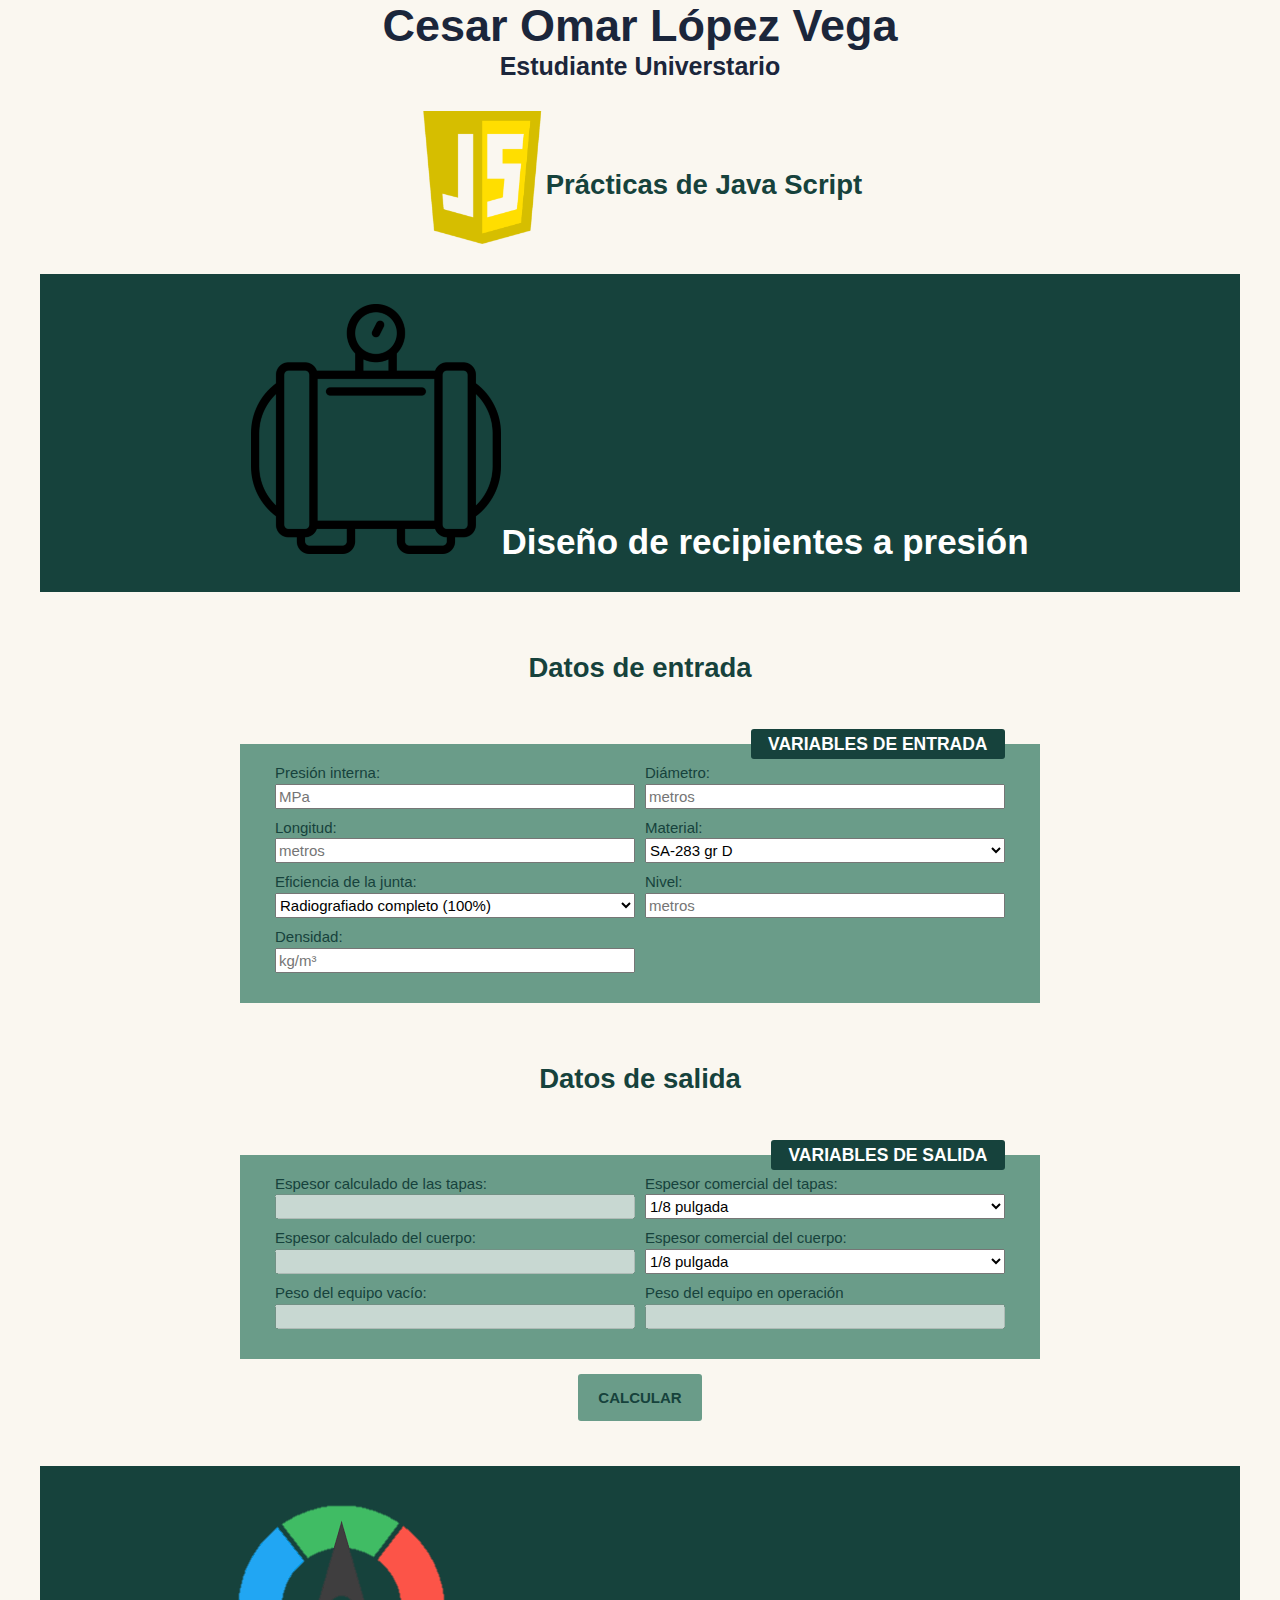
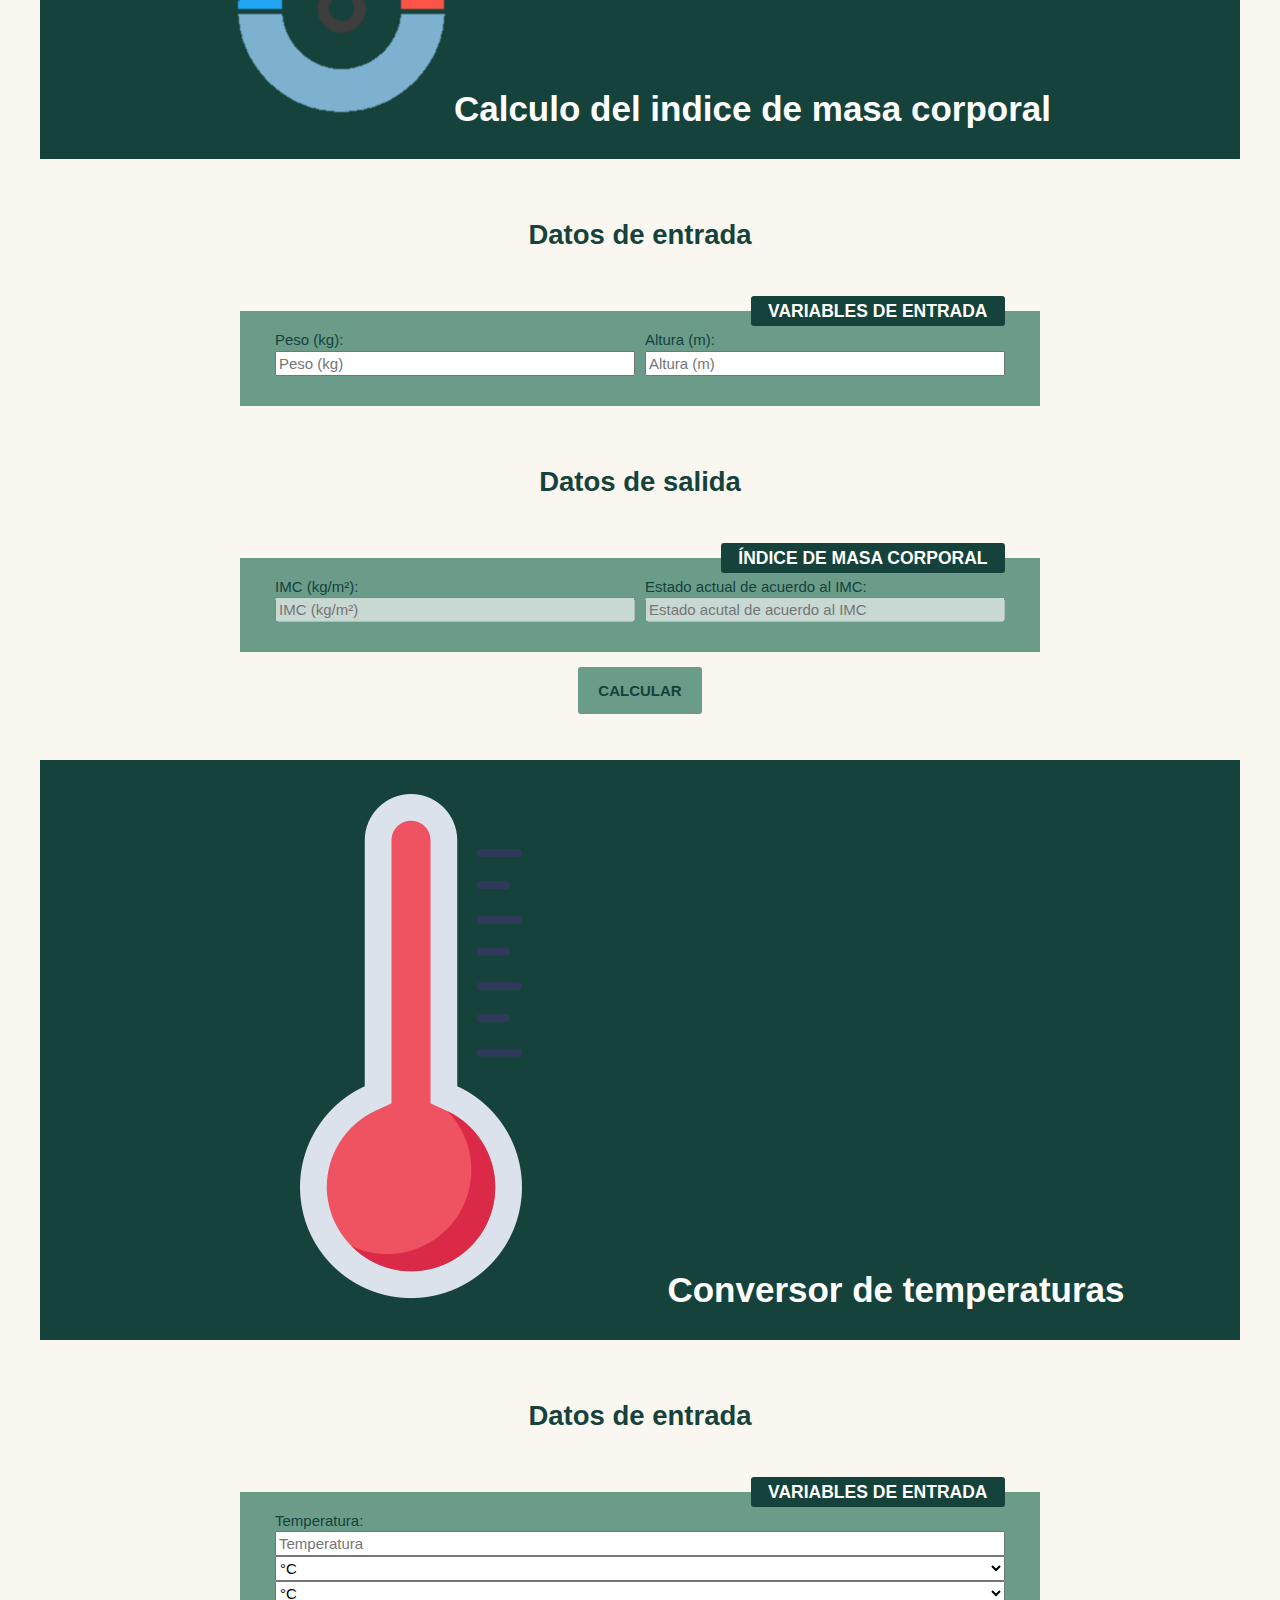
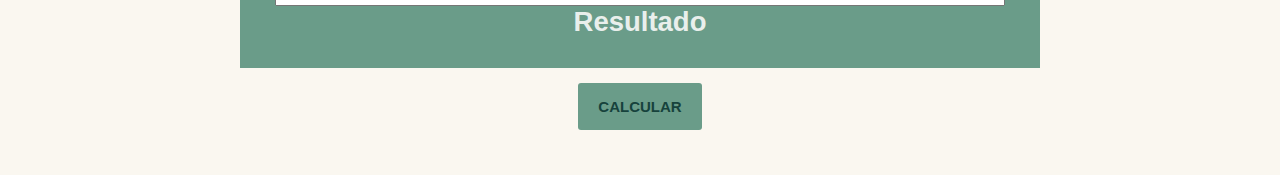
<file: java.html>
<!DOCTYPE html>
<html lang="en">
<head>
    <meta charset="UTF-8">
    <meta name="viewport" content="width=device-width, initial-scale=1.0">
    <title>JavaScript</title>
    <link rel="icon" type="image/x-icon" href="./img/js.png">
    <link rel="stylesheet" href="./css/normalize.css">
    <link rel="stylesheet" href="./css/styles.css">
    <link rel="stylesheet" href="./css/stylerecipientes.css">
</head>
<body>
    
    <div class="main-page">
        <a href="index.html"><h1 class="a-main-page">Cesar Omar López Vega <span>Estudiante Universtario</span></h1></a>   
    </div>
    <div class="encabezado-java">
        <img src="./img/js.png" alt="JS">
        <h2 class="head-2">Prácticas de Java Script</h2>     
    </div>
    <main >
        <section class="contenedor sombra">   


        <header class="header">
            <h1 class="head-1">Diseño de recipientes a presión</h1>
            <img src="./img/favicon.png" alt="Recipiente">
        </header>
        <!-- Datos de entrada -->
        <h2 class="head-2">Datos de entrada</h2>
        <div class="contenedor-2">
            <fieldset>
                <legend>Variables de entrada</legend>
                <div class="datos">
                    <div class="dato">
                        <label for="">Presión interna:</label>
                        <input placeholder="MPa" class="input-data" type="number" name="" id="Presion">
                    </div>
                    <div class="dato">
                        <label for="">Diámetro:</label>
                        <input placeholder="metros" class="input-data" type="number" name="" id="Diametro">
                    </div>
                    <div class="dato">
                        <label for="">Longitud:</label>
                        <input placeholder="metros" class="input-data" type="number" name="" id="Longitud">
                    </div>
                    <div class="dato">
                        <label for="">Material:</label>
                        <select class="input-data" id="Material">
                            <option value="1">SA-283 gr D</option>   
                            <option value="2">SA-662 gr B</option>   
                            <option value="3">SA-537</option>   
                            <option value="4">SA-515 gr 60</option>   
                            <option value="5">SA-516 gr 70</option>  
                        </select>
                    </div>
                    <div class="dato">
                        <label for="">Eficiencia de la junta:</label>
                        <select class="input-data" name="" id="Eficiencia">
                            <option value="1">Radiografiado completo (100%)</option>   
                            <option value="2">Radiografiado parcial (85%)</option>   
                            <option value="3">Sin Radiografiado (75%)</option>  
     
                        </select> 
                    </div>
                    <div class="dato">
                        <label for="">Nivel:</label>
                        <input placeholder="metros" class="input-data" type="number" name="" id="Nivel">
                    </div>
                    <div class="dato">
                        <label for="">Densidad:</label>
                        <input placeholder="kg/m³" class="input-data" type="number" name="" id="Densidad">
                    </div>
                </div>
            </fieldset>
        </div>
        <!-- Datos de salida -->
        <h2 class="head-2">Datos de salida</h2>
        <div class="contenedor-2">
            <fieldset>
                <legend>Variables de salida</legend>
                <div class="datos">
                    <div class="dato">
                        <label for="">Espesor calculado de las tapas:</label>
                        <input disabled class="input-data" type="number" name="" id="espesorcalculadotapas">
                    </div>
                    <div class="dato">
                        <label for="">Espesor comercial del tapas:</label>
                        <select class="input-data" id="espesortapascomercial">
                            <option value="1">1/8 pulgada</option>   
                            <option value="2">1/4 pulgada</option>   
                            <option value="3">3/8 pulgada</option>   
                            <option value="4">5/8 pulgada</option>   
                            <option value="5">3/4 pulgada</option>   
                            <option value="6">7/8 pulgada</option>   
                            <option value="7">1 pulgada</option>   
                            <option value="8">1 1/4 pulgada</option>   
                            <option value="9">1 1/2 pulgada</option>   
                            <option value="10">1 3/4 pulgada</option>   
                            <option value="11">2 pulgadas</option>  
 
                        </select>
                    </div>
                    <div class="dato">
                        <label for="">Espesor calculado del cuerpo:</label>
                        <input disabled  class="input-data" type="number" name="" id="espesorcalculadocuerpo">
                    </div>
                    <div class="dato">
                        <label for="">Espesor comercial del cuerpo:</label>
                        <select class="input-data" id="espesorcuerpocomercial">
                            <option value="1">1/8 pulgada</option>   
                            <option value="2">1/4 pulgada</option>   
                            <option value="3">3/8 pulgada</option>   
                            <option value="4">5/8 pulgada</option>   
                            <option value="5">3/4 pulgada</option>   
                            <option value="6">7/8 pulgada</option>   
                            <option value="7">1 pulgada</option>   
                            <option value="8">1 1/4 pulgada</option>   
                            <option value="9">1 1/2 pulgada</option>   
                            <option value="10">1 3/4 pulgada</option>   
                            <option value="11">2 pulgadas</option>    
                        </select>
                    </div>
                    <div class="dato">
                        <label for="">Peso del equipo vacío:</label>
                        <input class="input-data" disabled type="number" id="pesovacio">
                    </div>
                    <div class="dato">
                        <label for="">Peso del equipo en operación</label>
                        <input class="input-data" disabled type="number" id="pesooperacion">
                    </div>
                </div>
            </fieldset>
        </div>
        <div class="contenedor-boton">
            <a onclick="calcularRecipiente()" class="boton">Calcular</a>
        </div>
    </section>
    <!-- Indice de masa corporal -->
    <section class="contenedor sombra">
        <div class="header">
            <h1 class="head-1">
                Calculo del indice de masa corporal
            </h1>
            <img src="./img/imc.png" alt="">
        </div>
                <!-- Datos de entrada -->
                <h2 class="head-2">Datos de entrada</h2>
                <div class="contenedor-2">
                    <fieldset>
                        <legend>Variables de entrada</legend>
                        <div class="datos">
                            <div class="dato">
                                <label for="">Peso (kg):</label>
                                <input placeholder="Peso (kg)" class="input-data" type="number" name="" id="peso">
                            </div>
                            <div class="dato">
                                <label for="">Altura (m):</label>
                                <input placeholder="Altura (m)" class="input-data" type="number" name="" id="altura">
                            </div>
                            
                        </div>
                    </fieldset>
                </div>

                <!-- Datos de Salida -->
                <h2 class="head-2">Datos de salida</h2>
                <div class="contenedor-2">
                    <fieldset>
                        <legend>Índice de masa corporal</legend>
                        <div class="datos">
                            <div class="dato">
                                <label for="">IMC (kg/m²):</label>
                                <input disabled placeholder="IMC (kg/m²)" class="input-data" type="number" name="" id="imc">
                            </div>
                            <div class="dato">
                                <label for="">Estado actual de acuerdo al IMC:</label>
                                <input disabled placeholder="Estado acutal de acuerdo al IMC" class="input-data" type="text" name="" id="estadoimc">
                            </div>
                            
                        </div>
                    </fieldset>
                </div>
                <div class="contenedor-boton">
                    <a onclick="imcFcn()" class="boton">Calcular</a>
                </div>
    </section>
    <!-- Covertidor de temperaturas -->
    <section class="contenedor sombra">
        <div class="header">
            <h1 class="head-1">
                Conversor de temperaturas
            </h1>
            <img class="temp" src="./img/temperature.png" alt="temperature">
        </div>
                <!-- Datos de entrada -->
                <h2 class="head-2">Datos de entrada</h2>
                <div class="contenedor-2">
                    <fieldset>
                        <legend>Variables de entrada</legend>
                        <div class="datos-temp">
                            <div class="dato">
                                <label for="">Temperatura:</label>
                                <input placeholder="Temperatura" class="input-data" type="number" name="" id="temp1">
                            </div>
                            <div>
                                <select class="input-data"  name="" id="select1">
                                    <option value="1">°C</option>
                                    <option value="2">°F</option>
                                    <option value="3">K</option>
                                    <option value="4">R</option>
                                </select>
                            </div>
                    
                            <div>
                                <select class="input-data"  name="" id="select2">
                                    <option value="1">°C</option>
                                    <option value="2">°F</option>
                                    <option value="3">K</option>
                                    <option value="4">R</option>
                                </select>
                            </div>

                        </div>
                        <div class="resultado">
                            <h3 id = "resulttemp" class="head-3">Resultado</h3>
                        </div>
                    </fieldset>
                </div>

                <div class="contenedor-boton">
                    <a onclick="temperatureFcn()" class="boton">Calcular</a>
                </div>
    </section>
    </main>

    <script src="./js/disenorecipientes.js"></script> 
    <script src="./js/imc.js"></script>  
    </main>

</body>
</html>
</file>
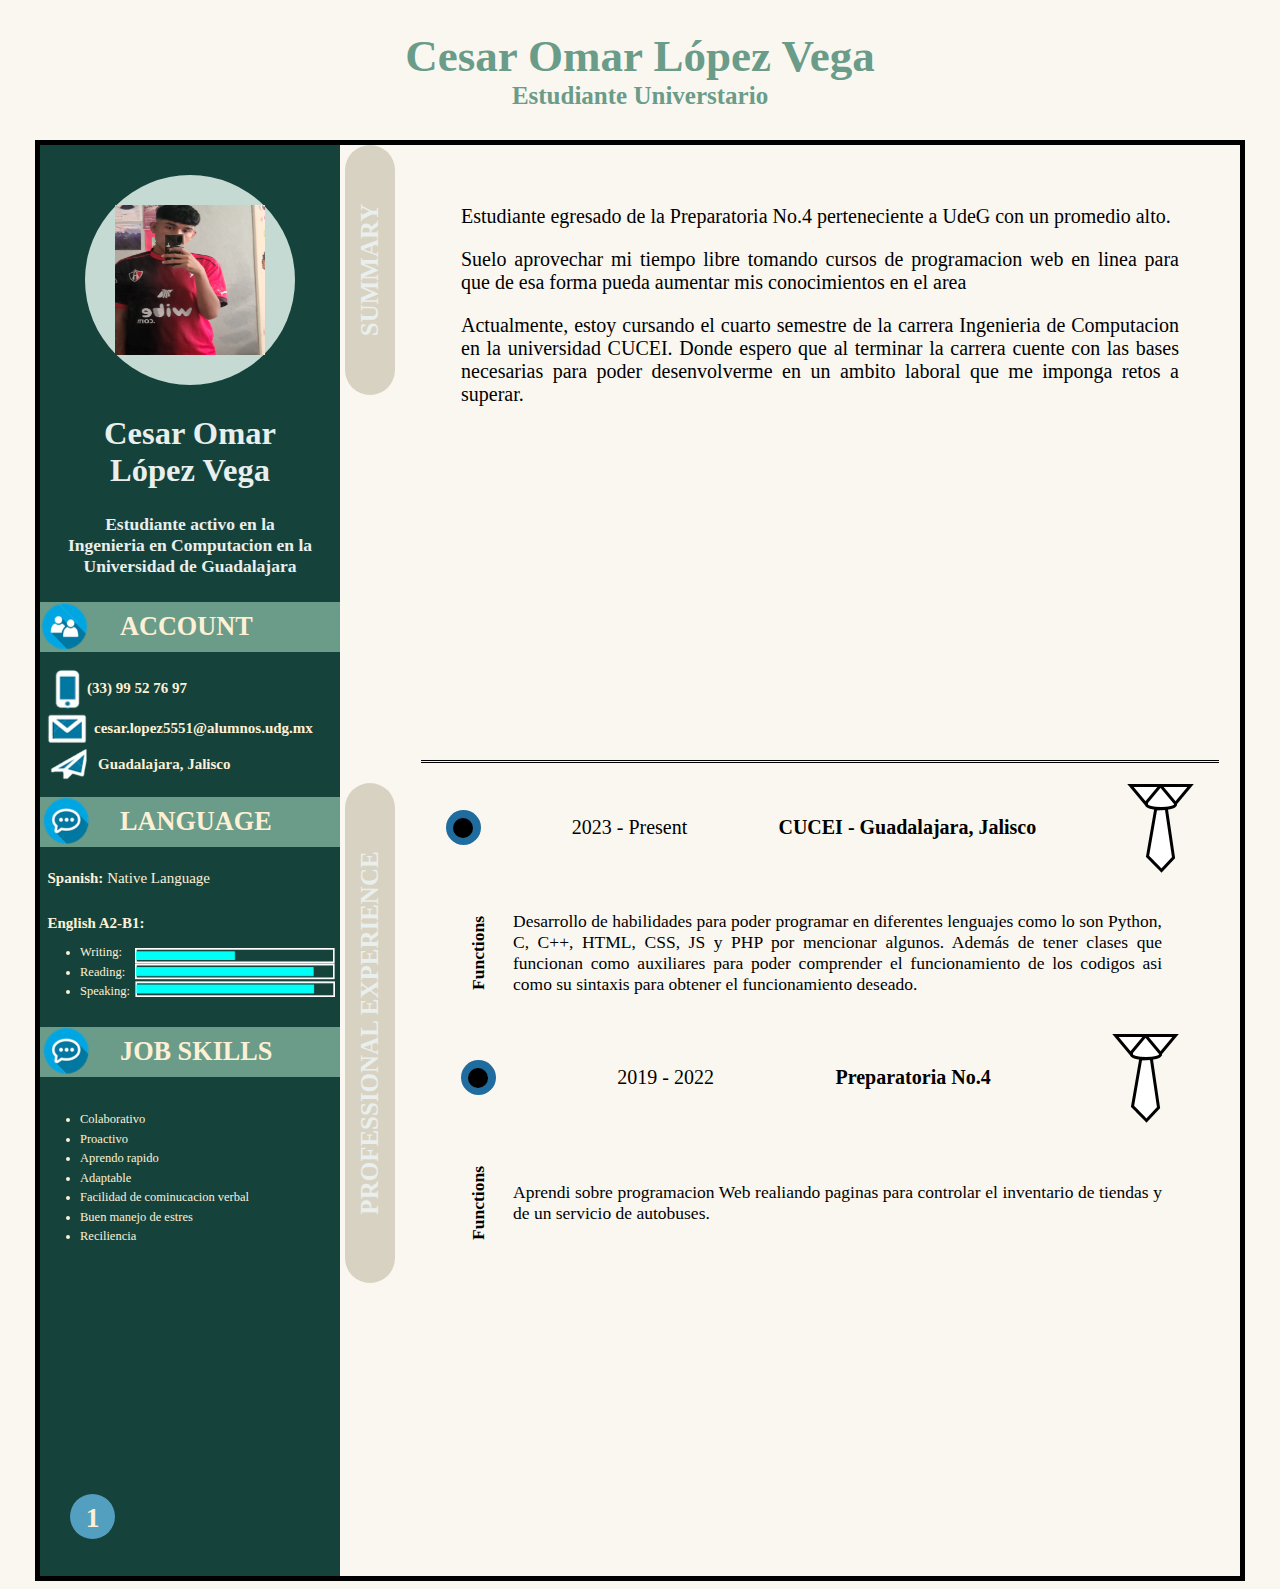
<file: sobremi.html>
<!DOCTYPE html>
<html lang="en">
<head>
    <meta charset="UTF-8">
    <meta name="viewport" content="width=device-width, initial-scale=1.0">
    <title>Sobre mi</title>
    <link rel="stylesheet" href="./css/styles.css">
    <link rel="stylesheet" href="./css/style_sobme.css">
</head>
<body>
    
    <div class="main-page">
        <a href="index.html"><h1 class="a-main-page">Cesar Omar López Vega <span>Estudiante Universtario</span></h1></a>   
    </div>
    <main class="contenedor-cvu sombra-cvu">
    <div class="flexbox">
        <div class="flexbox1">
            <div class="fondo-foto">
                <img class="foto" src="./img/yo.png" alt="Foto">            
            </div>
            <h2 class="head-2">Cesar Omar López Vega</h2>
            <h3 class="head-3">Estudiante activo en la Ingenieria en Computacion en la Universidad de Guadalajara</h3>
            <div class="account">            <div class="img-account">
                    <img class="img-account" src="./img/account.png" alt="cuenta">
                </div>
                <div class="head-account">
                    <h2 class="h-account">Account</h2>
                </div>           
            </div> 

            <div class="account-content">
                <div class="cel">
                    <img class = "icon-account-cel" src="./img/iconcel.png" alt="cel">
                    <h4 class="head-4">(33) 99 52 76 97</h4>
                </div>
                <div class="e-mail">
                    <img class = "icon-account" src="./img/iconmail.png" alt="email">
                    <h4 class="head-4">cesar.lopez5551@alumnos.udg.mx</h4>
                </div>
                <div class="location">
                    <img class = "icon-account" src="./img/iconlocation.png" alt="location">
                    <h4 class="head-4">Guadalajara, Jalisco</h4>
                </div>
            </div> 

            <div class="account">            
                <div class="img-account">
                    <img class="img-account" src="./img/lan.png" alt="cuenta">
                </div>
                <div class="head-account">
                    <h2 class="h-account">language</h2>
                </div>                   
            </div>

            <div class="account-content">
                <div class="cel">                
                    <h4 class="head-4 normal"><span class="bold">Spanish: </span>Native Language</h4>
                </div>
                <div class="e-mail">                
                    <h4 class="head-4">English A2-B1:</h4>
                </div>

                <div class="location">
                    <div class="lista">
                        <ul class="color-list">
                            <li>Writing:</li>
                            <li>Reading:</li>
                            <li>Speaking:</li>
                        </ul>
                    </div>
                    <div class="plot-lan">
                        <img src="./img/plotlan.png" alt="plotlan">
                    </div>             
                </div>
            </div> 

            <div class="account margin">            
                <div class="img-account">
                    <img class="img-account" src="./img/lan.png" alt="cuenta">
                </div>
                <div class="head-account">
                    <h2 class="h-account">job skills</h2>
                </div>                   
            </div>

            <div class="account-content">
                <ul class="color-list">
                    <li>Colaborativo</li>
                    <li>Proactivo</li>
                    <li>Aprendo rapido</li>
                    <li>Adaptable</li>
                    <li>Facilidad de cominucacion verbal</li>
                    <li>Buen manejo de estres</li>
                    <li>Reciliencia</li>
                </ul>
            </div> 

            <h4 class = "head-number">1</h4>

        </div>          
        
        <div class="grid-flex2">
            <div class="grid1">
                <h3 class="head-labels">summary</h3>  
            </div>
            <div class="grid2">
                <div class="p-margin">
                    <p class="p-summary">
                        Estudiante egresado de la Preparatoria No.4 perteneciente a UdeG con un promedio alto. 
                    </p>
                    <p class="p-summary">
                        Suelo aprovechar mi tiempo libre tomando cursos de programacion web en linea para que de esa forma pueda aumentar mis conocimientos en el area  
                    </p>
                    <p class="p-summary">
                        Actualmente, estoy cursando el cuarto semestre de la carrera Ingenieria de Computacion en la universidad CUCEI. Donde espero que al terminar la carrera cuente con las bases necesarias para poder desenvolverme en un ambito laboral que me imponga retos a superar.    
                    </p>
                </div>
            </div>
            <div class="grid3">
                <h3 class="head-labels2">professional experience</h3>  
            </div>
            
            <div class="grid4">
                <div class="cucei">
                    <div class="item">
                        <div class="item-inner">

                        </div>   
                    </div>
                    <p class="fecha">
                        2023 - Present
                    </p>
                    <div class="tres-elementos">
                        <p class="element-1">
                            CUCEI - Guadalajara, Jalisco
                        </p>
                        
                    </div>
                    <img src="./img/tie.png" alt="tie">
                </div>
                <div class="grid-cucei">
                    <div class="fcn">Functions</div>
                    <div class="contenido">Desarrollo de habilidades para poder programar en diferentes lenguajes como lo son Python, C, C++, HTML, CSS, JS y PHP por mencionar algunos. Además de tener clases que funcionan como auxiliares para poder comprender el funcionamiento de los codigos asi como su sintaxis para obtener el funcionamiento deseado.
                    </div>
                </div>

                <div class="cucei">
                    <div class="item">
                        <div class="item-inner">

                        </div>   
                    </div>
                    <p class="fecha">
                        2019 - 2022
                    </p>
                    <div class="tres-elementos">
                        <p class="element-1">
                            Preparatoria No.4
                        </p>
                    </div>
                    <img src="./img/tie.png" alt="tie">
                </div>
                <div class="grid-cucei">
                    <div class="fcn">Functions</div>
                    <div class="contenido">
                       Aprendi sobre programacion Web realiando paginas para controlar el inventario de tiendas y de un servicio de autobuses.
                    </div>
                </div>
            </div>
        </div> 
    </div>    
    </main>

</body>
</html>
</file>
<file: css/styles.css>
:root{
    --color1: #4A4947;
    --color2: #16423C;
    --color3: #6A9C89;
    --color4: #E9EFEC;
    --color5: #6A9C89;
    --color6: #D8D2C2;

    --fondo: #FAF7F0;
}

/*  Globales **/
html {
    font-size: 62.5%;
    box-sizing: border-box; /* Hack para Box Model **/
    scroll-snap-type: y mandatory;
}

body{
    background-color: var(--fondo);
}

h1 {
    color: var(--color5);
    text-align: center;
    font-size: 4.5rem;
}

h1 span {
    font-size: 2.5rem;
    display: block;
    text-align: center;
}

h1, h2, h3 {
    text-align: center;
    
}

h3 {
    color: var(--color4);
    font-size: 2.5rem;    
}

.cont-enlaces {
    background-color: var(--color5);
}

.enlaces {
    font-size: 1.5rem;
    display: flex;
    justify-content: space-between;
    text-transform: uppercase;
    background-color: var(--color5);
    text-align: center;
    width: 120rem;
    margin: 0 auto;
}

.enlaces a {
    text-decoration: none;
    color: var(--color4);
    font-weight: 900;
    width: 15rem;  
    padding: 1rem 0;      
}

.enlaces a:hover {
    background-color: var(--color6);
}

.background-image {
    background-image: url(../img/desktop.jpg);
    background-size: cover;
    background-repeat: no-repeat;
    height: 350px; 
    background-position-y: center;   
}
.background-color {
    background-color: rgba(0, 0, 0, 0.267);
    height: 350px;
    display: flex;
    flex-direction: column;
    align-items: center;
    justify-content: space-evenly;
}
.profesion {
    margin: 0px;
    font-size: 3.5rem;
    color: var(--color4);
    padding: 3rem ;
}

p {
    display: inline-block;
    font-size: 2rem;
    color: white;
    text-align: center;
}

.boton {
    color: var(--color4);
    background-color: black;
    text-decoration: none;
    text-transform: uppercase;
    font-size: 2rem;
    width: 15rem;
    text-align: center;
    padding: 1rem;
    border-radius: 1.5rem;
}

.boton:hover {
    background-color: var(--color6);
}

.contenedor {
    margin-top: 3rem; 
    margin-bottom: 3rem;
    background-color: var(--color1);
    border-radius: 10px;  
}

.servicios {
    display: grid;
    grid-template-columns: repeat(3,1fr);
    gap: 0.5rem;
    padding: 0 0.5rem;
}

.servicios .iconos {
    display: flex;
    justify-content: center;
    align-items: center;
    background-color: var(--color3);
    height: 200px;
    width: 200px;
    border-radius: 50%;
    margin: 0 auto;
}

.icon {
    stroke: white;
    width: 84px;
    height: 84px;
}

.a-icon:hover {
    display: flex;
    justify-content: center;
    align-items: center;
    background-color: var(--color2);
    height: 200px;
    width: 200px;
    border-radius: 50%;
    margin: 0 auto;
}

.formulario fieldset {
    border: none;
    height: 100%;
}

.formulario legend {
    text-align: center;
    font-size: 1.5rem;
    text-transform: uppercase;
    font: 600;
    margin-bottom: 2rem;
    color: var(--color4);
}

.contenedor-campos {
    margin: 1.5rem 12%;
    display: grid;
    grid-template-columns: 50% 50%;
    grid-template-rows: auto auto 20rem;
    gap: 15px;
}
.campo {
    color: var(--color4);
    font-size: 1.75rem;
}
.campo:nth-child(3),
.campo:nth-child(4) {
    grid-column: 1 / 3;    
}

.input-text {
    width: 100%;
    margin-top: 1.25rem;
    height: 45%;
    background-color: var(--color4);
}

.text-area {
    height: 75%;
}

.alinear-derecha {
    margin: 0 10%;
    text-align: right;    
}

.alinear-derecha .boton {
    border: none;
}

.footer {
    margin-top: 1rem;
    background-color: var(--color5);
    border-radius: 1.5rem;
    padding: 0 25px;
    text-align: right;  
    height: 5rem;  
}

.footer p {
    margin-top: 1.5rem;
    font-size: 2rem;
}

.main-page a {
    text-decoration: none;
    
}

.a-main-page:hover {
    color: #1b263b;
}

.head-2{
    color: var(--color4);
    padding: 3rem ;
    font-size: 3.25rem;
}


.head-3{
    color: var(--color4);    
    font-size: 2.75rem;
}

.encabezado-java {
    display: flex;
    justify-content: center;
    align-items: center;
}
.encabezado-java img {
    width: 10%;
    padding: 3rem 0;
}

.head-2{
    margin: 3rem 0;
}
</file>
<file: css/styleclientestablas.css>
body {
    font-size: 62.5%;
}
.encabezado-java {
    background-color: #3171a5;
    width: 120rem;
    margin: 0 auto;
    display: flex;
    justify-content: center;    
}

.contenedor {
    background-color: #6195b3;
    width: 120rem;
    height: auto;
    margin: 0 auto;
    border-radius: 0 0 15px 15px;
    padding-bottom: 5rem;
}

.headclientes-3{
    margin-top: 0;
    color: #153243;
    padding-top: 3rem;
    font-size: 2.75rem;
}

#customers {
    font-family: Arial, Helvetica, sans-serif;
    border-collapse: collapse;
    width: 100%;
  }
  
  #customers td, #customers th {
    border: 1.5px solid #ffffff;
    padding: 8px;
    font-size: 1.75rem;
  }
  
  #customers tr:nth-child(odd){background-color: #609cae;}

  #customers tr:nth-child(even){background-color: #4673ba;} /*4e6766*/
  
  #customers tr:nth-child(odd):hover {background-color: #0076c5;}
  
  #customers tr:nth-child(even):hover {background-color: #89b2e1;}
  
  #customers th {
    padding-top: 12px;
    padding-bottom: 12px;
    text-align: center;
    background-color: #447daf;
    color: white;
  }
</file>
<file: css/styleclientes.css>
body {
    font-size: 62.5%;
}
.encabezado-java {
    background-color: #696c6d;
    width: 120rem;
    margin: 0 auto;
    display: flex;
    justify-content: center;    
}

.contenedor {
    background-color: #C4DAD2;
    width: 120rem;
    height: auto;
    margin: 0 auto;
    border-radius: 0 0 15px 15px;
    padding-bottom: 5rem;
}

.headclientes-3{
    margin-top: 0;
    color: #6A9C89;
    padding-top: 3rem;
    font-size: 2.75rem;
}

.contacto {
    background-color: #C4DAD2;
    width: 60rem;
    margin: 0 auto;
    padding: 3rem;
}

.direccion {
    display: flex;
    justify-content: left;
    align-items: center;
    margin-left: 5rem;
}

.location-cont {
    margin: 0 3rem;
    width: 10%;
}

.location-cont img{
    width: 100%;
}


.cel-cont {
    display: flex;
    justify-content: left;
    align-items: center;
    margin-left: 5rem;
}

.cel {
    margin: 0 3rem;
    width: 10%;
}

.cel img{
    width: 100%;
}

.email-cont {
    display: flex;
    justify-content: left;
    align-items: center;
    margin-left: 5rem;
}

.email {
    margin: 0 3rem;
    width: 10%;
}

.email img{
    width: 100%;
}

.p-contacto {
    color:black;
    font-style: italic;
    font-weight: 700;
}

.embed-map {
    width: 66rem; 
    height: 48rem;
    margin: 0 auto;    
}

.boton {
    color: white;
    background-color: #70a0af;
    text-decoration: none;
    text-transform: uppercase;
    font-size: 2rem;
    width: 15rem;
    text-align: center;
    padding: 1rem 2.5rem;
    border-radius: 1.5rem;
}

.boton:hover {
    background-color: #C4DAD2;
}

.alinear-boton {
    width: 66rem;
    margin: 3rem auto;
    text-align: center;
}

#customers {
    font-family: Arial, Helvetica, sans-serif;
    border-collapse: collapse;
    width: 100%;
  }
  
  #customers td, #customers th {
    border: 1px solid #ddd;
    padding: 8px;
    font-size: 1.75rem;
  }
  
  #customers tr:nth-child(even){background-color: #ffffff;}
  
  #customers tr:hover {background-color: #25b0fb;}
  
  #customers th {
    padding-top: 12px;
    padding-bottom: 12px;
    text-align: left;
    background-color: black;
    color: white;
  }
</file>
<file: css/flexgrid.css>
.contenedor {
    width: 100%; /* Ajusta el ancho del contenedor al 100% del tamaño de su contenedor padre */
    margin: auto; /* Centra el contenedor horizontalmente */
    max-width: 1200px; /* Define un ancho máximo para el contenedor */
    box-sizing: border-box;
    background-color: #0c4845;
}

.head-3 {
    padding-top: 3rem;
    color: black;
    margin-bottom: 3rem;
}

.flex-1 {
    margin: 3rem 0;
    display: flex;
    gap: 1rem;
    justify-content: space-around;
    flex-wrap: wrap;
}

.items {
    background-color: coral;
    height: 5rem;
    width: 10rem;
}

.flex-2 {
    margin: 3rem;
    display: flex;
    gap: 1rem;
    
}

.item1 {    
    background-color: rgb(80, 255, 240);
    height: 5rem;
    flex: 1;
}
.item2 {
    background-color: rgb(255, 100, 80);
    height: 5rem;
    flex: 2;
}
.item3 {
    background-color: rgb(220, 80, 255);
    height: 5rem;
    flex: 3;
}
.item4 {    
    background-color: rgb(80, 229, 255);
    height: 5rem;
    flex: 4;
}


.flex-3 {
    margin: 3rem;
    display: flex;
    gap: 1rem;
    flex-direction: row-reverse;
}

.item13 {    
    background-color: rgb(80, 255, 240);
    height: 5rem;
    flex: 1;
}
.item23 {
    background-color: rgb(255, 100, 80);
    height: 5rem;
    flex: 2;
}
.item33 {
    background-color: rgb(220, 80, 255);
    height: 5rem;
    flex: 3;
}
.item43 {   
    background-color: rgb(80, 229, 255);
    height: 5rem;
    flex: 4;
}

.back-color {
    background-color: black;
    padding: 0.5rem;   
}
.box-1 {
    display: flex;
    margin: 0.5rem;
    gap: 1rem;    
}

.area-1 {
    flex: 3;
    background-color: brown;
    height: 20rem;
}

.area-2{
    flex: 1;
    background-color: yellow;
    height: 20rem;
}    

.box-2 {
    display: flex;
    margin: 0.5rem;
    gap: 1rem;
}

.area-3 {
    width: 50%;
    background-color: aquamarine;
    height: 50rem;
}

.box-3 {
    display: flex;
    flex-direction: column;
    margin: 0;
    gap: 0;
    justify-content: right;
    
}

.area-4 {
    width: 65rem;
    background-color: blue;
    height: 24.5rem; 
    margin-bottom: 0.5rem;   
}

.area-5 {
    width: 65rem;
    background-color: blue;
    height: 24.5rem; 
    margin: 0.5rem 0;   
}

.grid-1 {
    display: grid;
    grid-template-columns: 0.5fr 1fr;
    margin: 0.5rem;
    gap: 0.5rem;
}

.g1 {
    background-color: blueviolet;
    width: 100%;
    height: 20rem;
    
}

.g2 {
    background-color: rgb(43, 226, 217);
    width: 100%;
    height: 20rem;
    gap: 0.5rem;
}

.box-grid-1 {
    display: grid;
    grid-template-rows: repeat(2,1fr);
    grid-template-columns: 75% 25%;
}
.g3 {
    background-color:black;
    width: 100%;
    height: 50rem;
    gap: 0.5rem;
    display: grid;
    grid-template-rows: repeat(2,1fr);
    grid-template-columns: 45% 55%;
    
}

.g3:nth-child(3) {
    grid-column: 1 / 3;
}

.g4 {
    background-color: chocolate;
    width: 100%;
    height: 50rem;  
    grid-row: 1 / 3;    
}


.g5 {    
    background-color: rgb(210, 30, 165);
    width: 99.5%;
    height: 24.5rem;
}

.g6 {
    background-color: rgb(210, 207, 30);
    width: 99.5%;
    height: 24.75rem;      
}

.g6 {
    grid-row: 2 / 3;
    grid-column: 2 / 3;
}
</file>
<file: css/stylerecipientes.css>
:root {
  --gris: #FAF7F0; /* Fondo claro */
  --verde-oscuro: #16423C; /* Verde oscuro */
  --verde-suave: #6A9C89; /* Verde oliva suave */
  --verde-pálido: #C4DAD2; /* Verde pálido */
  --gris-suave: #E9EFEC; /* Gris claro */
}

/* apply a natural box layout model to all elements, but allowing components to change */
html {
  box-sizing: border-box;
  font-family: Verdana, Geneva, Tahoma, sans-serif;
}
*, *:before, *:after {
  box-sizing: inherit;
}

html {
  font-size: 62.5%;
}

h1, h2, h3 {
  text-align: center;
  margin: 0;
}

.head-1 {
  color: white;
  font-size: 3.5rem;
  padding-bottom: 3rem;
}

.head-2 {
  padding: 3rem 0 1.5rem 0;
  color: var(--verde-oscuro);
  font-size: 2.75rem;
}

.header {
  background-color: var(--verde-oscuro);
  width: 120rem;
  margin: 0 auto;
  display: flex;
  flex-direction: row-reverse;
  justify-content: center;
  align-items: baseline;
  padding-top: 3rem;
}

.contenedor {
  background-color: var(--gris);
  width: 120rem;
  margin: 0 auto;
  height: auto;
  padding-bottom: 3rem;
}

fieldset {
  margin: 0 auto;
  background-color: var(--verde-suave);
  width: 80rem;
  border: none;
  padding: 0 3.5rem;
  padding-bottom: 3rem;
}

legend {
  font-size: 1.75rem;
  background-color: var(--verde-oscuro);
  padding: 0.5rem 1.75rem;
  text-align: right;
  text-transform: uppercase;
  color: white;
  font-weight: 650;
  border-radius: 3px;
  margin-bottom: 5px;
}

.input-data {
  width: 100%;
  height: 2.5rem;
  font-size: 1.5rem;
}

.datos {
  display: grid;
  grid-template-columns: 1fr 1fr;
  gap: 1rem;
}

label {
  display: inline-block;
  color: var(--verde-oscuro);
  font-size: 1.5rem;
  margin-bottom: 0.25rem;
}

.contenedor-boton {
  width: 80rem;
  margin: 3rem auto;
  text-align: center;
}

.boton {
  background-color: var(--verde-suave);
  color: var(--verde-oscuro);
  text-transform: uppercase;
  padding: 1.5rem 2rem;
  border-radius: 1.5rem;
  font-size: 1.5rem;
  text-decoration: none;
  font-weight: 600;
  border-radius: 3px;
}

.boton:hover {
  cursor: pointer;
  background-color: var(--verde-pálido);
}
</file>
<file: css/menubar1.css>
/* Transitions aren't quite as smooth on firefox */

:root {
    --gradient: conic-gradient(
      from 240deg at 50% 50%,
      #0e40a4,
      #79aec8,
      #2199bd,
      #1709b7,
      #560bad,
      #480ca8,
      #3a0ca3,
      #3f37c9,
      #4361ee,
      #4895ef,
      #4cc9f0,
      #2556f7
    );
  }
  
  *
  , *::before
  , *::after {
      box-sizing: border-box;
      font-family: "Poppins", sans-serif;
  }
  

  input {
    display: none;
  }
  
  #welcomeMessage {
    font-size: 85%;   
  }
  
  #welcomeMessage
  , #welcomeMessage
    figcaption
  , #welcomeMessage
    figcaption
    h1
  , #welcomeMessage
    figcaption
    h1
    b {
    position: relative;
    display: flex;
    align-items: center;
    justify-content: center;
    width: 100%;
    margin: 0;
  }
  
  #welcomeMessage
  figcaption {
    width: auto;
    z-index: 1;
  }
  
  #welcomeMessage
  figcaption::before
  , #welcomeMessage
    figcaption::after {
      position: absolute;
      background: #222;
      width: 0%;
      height: 0%;
      content: "";
      z-index: -1;
  }
  
  #welcomeMessage
  figcaption::after {
    background: var(--gradient);
    width: calc(100% + 3.1em);
    height: calc(100% + 3.1em);
    z-index: -2;
  }
  
  #welcomeMessage
  figcaption
  h1 {
    text-transform: lowercase;
    background: #555;
    box-shadow: rgba(0, 0, 0, 0.19) 0px 0.625em 1.25em, rgba(0, 0, 0, 0.23) 0px 0.375em 0.375em;
    transition: all 0.1s ease-in-out;
  }
  
  #welcomeMessage
  figcaption
  h1:active {
    transform: scale(0.25);
    transition: all 0.05s ease-in-out;
  }
  
  #welcomeMessage
  figcaption
  h1::before
  , #welcomeMessage
    figcaption
    h1::after {
      position: absolute;
      white-space: nowrap;
      font-size: 0.7em;
      font-weight: 200;
      transition: all 0.7s ease-in-out;
  }
  
  #welcomeMessage
  figcaption
  h1::before {
    top: -4.3em;
    right: 2em;
    content: "Clic para cerrar";
    font-weight: 400;
    color: #666;
    opacity: 0;
  }
  
  #welcomeMessage
  figcaption
  h1::after {
    bottom: -1.5em;
    content: "Clic para continuar";
    transition: all 0.3s ease-in-out;
  }
  
  #welcomeMessage
  figcaption
  h1
  label {
    position: absolute;
    width: 100%;
    height: 100%;
    z-index: 999;
  }
  
  #welcomeMessage
  figcaption
  h1
  label:nth-child(2) {
    display: flex;
    align-items: center;
    justify-content: center;
    width: 1em;
    height: 1em;
    right: 0;
    top: -3em;
    background: transparent;
    color: #666;
    outline: 1px solid #666;
    padding: 5px;
    opacity: 0;
    z-index: 998;
  }
  
  #welcomeMessage
  figcaption
  h1
  label:hover {
    cursor: pointer;
  }
  
  #welcomeMessage
  figcaption
  h1
  b {
    width: 2em;
    height: 2em;
    background: #555;
    user-select: none;
  }
  
  #welcomeMessage
  figcaption
  h1
  b
  a {
    position: absolute;
    top: 0;
    left: 0;
    width: 100%;
    height: 100%;
    display: flex;
    align-items: center;
    justify-content: center;
    opacity: 0;
    z-index: 1;
    transition: all 0.35s ease-in-out;
  }
  
  #welcomeMessage
  figcaption
  h1
  b
  a:focus::before {
    position: absolute;
    width: 100%;
    height: 100%;
    background: #555;
    border-radius: 0.3em;
    content:"";
    z-index: -1;
  }
  
  #welcomeMessage
  figcaption
  h1
  b
  a:focus::after {
    position: absolute;
    width: calc(100% + 0.05em);
    height: calc(100% + 0.05em);
    background: var(--gradient);
    border-radius: 0.3em;
    content:"";
    z-index: -2;
    animation: spinny 5s linear infinite;
  }
  
  #welcomeMessage
  figcaption
  h1
  b
  a:active::after {
    filter: blur(5px);
  }
  
  @keyframes spinny {
    0% {
      transform: rotateZ(0deg);
      border-radius: 0.3em;
    }
    50% {
      border-radius: 1em;
    }
    100% {
      transform: rotateZ(360deg);
      border-radius: 0.3em;
    }
  }
  
  #welcomeMessage
  figcaption
  h1
  b
  a
  svg {
    position: relative;
    width: 55%;
    height: auto;
    fill: url(#svgGradient);
    filter: grayscale(100%) brightness(1.2);
    transform: rotateY(-180deg);
    transition: all 200ms linear;
  }
  
  #welcomeMessage
  figcaption
  h1
  b
  a:hover
  svg {
    filter: grayscale(0%) brightness(1);
    transition: all 200ms ease-in-out;
  }
  
  #welcomeMessage
  figcaption
  h1
  b
  a:focus
  svg {
    filter: grayscale(0%) brightness(1);
    transform: rotateY(-180deg) scale(0.9);
    transition: all 70ms linear;
  }
  
  #toggleOpen:checked
    ~ #welcomeMessage {
        font-size: 100%;    
  }
  
  #toggleOpen:checked
    ~ #welcomeMessage
    figcaption::before {
      width: calc(100% + 3em);
      height: calc(100% + 3em);
      border-radius: 0.7em;
      transition: all 0.7s ease-in-out;
  }
  
  #toggleOpen:checked
    ~ #welcomeMessage
    figcaption::after {
      width: calc(100% + 6em);
      height: calc(100% + 6em);
      border-radius: 1em;
      transition: all 0.7s ease-in-out;
  }
  
  #toggleClose:checked
    ~ #welcomeMessage
    figcaption::before
    , #toggleClose:checked
      ~ #welcomeMessage
      figcaption::after {
        transition: all 0.7s ease-in-out;
  }
  
  #toggleOpen:checked
    ~ #welcomeMessage
    figcaption
    h1 {
      background: transparent;
      box-shadow: none;
  }
  
  #toggleOpen:checked
    ~ #welcomeMessage
    figcaption
    h1:active {
      transform: none;
  }
  
  #toggleClose:checked
    ~ #welcomeMessage
    figcaption
    h1 {
      background: transparent;
      transition: all 0.05s ease-in-out;
  }
  
  #toggleOpen:checked
    ~ #welcomeMessage
    figcaption
    h1::before {
      opacity: 1;
      transition: all 0.7s ease-in-out;
  }
  
  #toggleOpen:checked
    ~ #welcomeMessage
    figcaption
    h1::after {
      opacity: 0;
      transition: all 0.7s ease-in-out;
  }
  
  #toggleOpen:checked
    ~ #welcomeMessage
    figcaption
    h1
    label:first-of-type {
      display: none;
  }
  
  #toggleOpen:checked
    ~ #welcomeMessage
    figcaption
    h1
    label:last-of-type {
      z-index: 999;
      opacity: 1;
      transition: all 0.7s ease-in-out;
  }
  
  #toggleOpen:checked
    ~ #welcomeMessage
    figcaption
    h1
    b {
      color: #555;
      border-radius: 0.3em;
      box-shadow: rgba(0, 0, 0, 0.19) 0px 0.625em 1.25em, rgba(0, 0, 0, 0.23) 0px 0.375em 0.375em;
      transition: all 0.35s ease-in-out;
  }
  
  #toggleClose:checked
    ~ #welcomeMessage
    figcaption
    h1
    b {
      transition: all 0.35s ease-in-out;
      transition-delay: 0.35s;
      animation: welcomeClose 0.7s ease-in-out 1;
      animation-fill-mode: forwards;
  }
  
  #toggleOpen:checked
    ~ #welcomeMessage
    figcaption
    h1
    b:not(:first-of-type, :last-of-type) {
      animation: welcome 0.7s ease-in-out 1;
      animation-fill-mode: forwards;
  }
  
  #toggleOpen:checked
    ~ #welcomeMessage
    figcaption
    h1
    b:first-of-type {
      animation: welcomeFirst 0.7s ease-in-out 1;
      animation-fill-mode: forwards;
  }
  
  #toggleOpen:checked
    ~ #welcomeMessage
    figcaption
    h1
    b:last-of-type {
      animation: welcomeLast 0.7s ease-in-out 1;
      animation-fill-mode: forwards;
  }
  
  #toggleClose:checked
    ~ #welcomeMessage
    figcaption
    h1
    b:first-of-type {
      animation: welcomeCloseFirst 0.7s ease-in-out 1;
      animation-fill-mode: forwards;
  }
  
  #toggleClose:checked
    ~ #welcomeMessage
    figcaption
    h1
    b:last-of-type {
      animation: welcomeCloseLast 0.7s ease-in-out 1;
      animation-fill-mode: forwards;
  }
  
  #toggleClose:checked
    ~ #welcomeMessage
    figcaption
    h1
    b::after {
      opacity: 0;
      transition: all 0.35s ease-in-out;
  }
  
  #toggleOpen:checked
    ~ #welcomeMessage
    figcaption
    h1
    b
    a {
      opacity: 1;
      transition: all 0.35s ease-in-out;
      transition-delay: 0.35s;
  }
  

  @keyframes welcome {
    0% {
      margin: 0 0;
      transform: rotateY(0deg);
      width: 2em;
      height: 2em;
    }
    20% {
      transform: rotateY(0deg);
      width: 2em;
      height: 2em;
    }
    80% {
      transform: rotateY(180deg);
      width: 3em;
      height: 3em;
    }
    100% {
      margin: 0 1.5em;
      transform: rotateY(180deg);
      width: 3em;
      height: 3em;
    }
  }
  
  @keyframes welcomeFirst {
    0% {
      margin: 0 0;
      transform: rotateY(0deg);
      width: 2em;
      height: 2em;
    }
    20% {
      transform: rotateY(0deg);
      width: 2em;
      height: 2em;
    }
    80% {
      transform: rotateY(180deg);
      width: 3em;
      height: 3em;
    }
    100% {
      margin: 0 1.5em 0 0;
      transform: rotateY(180deg);
      width: 3em;
      height: 3em;
    }
  }
  
  @keyframes welcomeLast {
    0% {
      margin: 0 0;
      transform: rotateY(0deg);
      width: 2em;
      height: 2em;
    }
    20% {
      transform: rotateY(0deg);
      width: 2em;
      height: 2em;
    }
    80% {
      transform: rotateY(180deg);
      width: 3em;
      height: 3em;
    }
    100% {
      margin: 0 0 0 1.5em;
      transform: rotateY(180deg);
      width: 3em;
      height: 3em;
    }
  }
  
  @keyframes welcomeClose {
    0% {
      margin: 0 1.5em;
      transform: rotateY(180deg);
      width: 3em;
      height: 3em;
    }
    20% {
      transform: rotateY(180deg);
      width: 3em;
      height: 3em;
    }
    80% {
      transform: rotateY(0deg);
      width: 2em;
      height: 2em;
    }
    100% {
      margin: 0 0;
      transform: rotateY(0deg);
      width: 2em;
      height: 2em;
    }
  }
  
  @keyframes welcomeCloseFirst {
    0% {
      margin: 0 1.5em 0 0;
      transform: rotateY(180deg);
      width: 3em;
      height: 3em;
    }
    20% {
      transform: rotateY(180deg);
      width: 3em;
      height: 3em;
    }
    80% {
      transform: rotateY(0deg);
      width: 2em;
      height: 2em;
    }
    100% {
      margin: 0 0;
      transform: rotateY(0deg);
      width: 2em;
      height: 2em;
    }
  }
  
  @keyframes welcomeCloseLast {
    0% {
      margin: 0 0 0 1.5em;
      transform: rotateY(180deg);
      width: 3em;
      height: 3em;
    }
    20% {
      transform: rotateY(180deg);
      width: 3em;
      height: 3em;
    }
    80% {
      transform: rotateY(0deg);
      width: 2em;
      height: 2em;
    }
    100% {
      margin: 0 0;
      transform: rotateY(0deg);
      width: 2em;
      height: 2em;
    }
  }
  
  @media (max-width: 1270px) {
    #toggleOpen:checked
      ~ #welcomeMessage {
          font-size: 80%;
    }
  }
  
  @media (max-width: 1000px) { 
    #toggleOpen:checked
      ~ #welcomeMessage {
          font-size: 60%;
    } 
  }
  
  @media (max-width: 800px) {
    body {
      height: auto;
      min-height: 100vh;
      overflow-x: hidden;
      overflow-y: auto;
      align-items: flex-start;
    }
    
    #welcomeMessage {
      margin-top: 10em;
    }
    
    #toggleOpen:checked
      ~ #welcomeMessage {
          margin-top: 8em;
          font-size: 100%;
    }
    
    #toggleOpen:checked
      ~ #welcomeMessage
      figcaption
      h1 {
        flex-direction: column;
    }
    
    #welcomeMessage figcaption h1::before {
      content: "Close";
    }
    
    @keyframes welcome {
      0% {
        margin: 0 0;
        transform: rotateY(0deg);
        width: 2em;
        height: 2em;
      }
      20% {
        transform: rotateY(0deg);
        width: 2em;
        height: 2em;
      }
      80% {
        transform: rotateY(180deg);
        width: 3em;
        height: 3em;
      }
      100% {
        margin: 1em 0;
        transform: rotateY(180deg);
        width: 3em;
        height: 3em;
      }
    }
  
    @keyframes welcomeFirst {
      0% {
        margin: 0 0;
        transform: rotateY(0deg);
        width: 2em;
        height: 2em;
      }
      20% {
        transform: rotateY(0deg);
        width: 2em;
        height: 2em;
      }
      80% {
        transform: rotateY(180deg);
        width: 3em;
        height: 3em;
      }
      100% {
        margin: 0 0 1em 0;
        transform: rotateY(180deg);
        width: 3em;
        height: 3em;
      }
    }
  
    @keyframes welcomeLast {
      0% {
        margin: 0 0;
        transform: rotateY(0deg);
        width: 2em;
        height: 2em;
      }
      20% {
        transform: rotateY(0deg);
        width: 2em;
        height: 2em;
      }
      80% {
        transform: rotateY(180deg);
        width: 3em;
        height: 3em;
      }
      100% {
        margin: 1em 0 0 0;
        transform: rotateY(180deg);
        width: 3em;
        height: 3em;
      }
    }
  
    @keyframes welcomeClose {
      0% {
        margin: 1em 0em;
        transform: rotateY(180deg);
        width: 3em;
        height: 3em;
      }
      20% {
        transform: rotateY(180deg);
        width: 3em;
        height: 3em;
      }
      80% {
        transform: rotateY(0deg);
        width: 2em;
        height: 2em;
      }
      100% {
        margin: 0 0;
        transform: rotateY(0deg);
        width: 2em;
        height: 2em;
      }
    }
  
    @keyframes welcomeCloseFirst {
      0% {
        margin: 0 0 1em 0 !important;
        transform: rotateY(180deg);
        width: 3em;
        height: 3em;
      }
      20% {
        transform: rotateY(180deg);
        width: 3em;
        height: 3em;
      }
      80% {
        transform: rotateY(0deg);
        width: 2em;
        height: 2em;
      }
      100% {
        margin: 0 0;
        transform: rotateY(0deg);
        width: 2em;
        height: 2em;
      }
    }
  
    @keyframes welcomeCloseLast {
      0% {
        margin: 1em 0 0 0 !important;
        transform: rotateY(180deg);
        width: 3em;
        height: 3em;
      }
      20% {
        transform: rotateY(180deg);
        width: 3em;
        height: 3em;
      }
      80% {
        transform: rotateY(0deg);
        width: 2em;
        height: 2em;
      }
      100% {
        margin: 0 0;
        transform: rotateY(0deg);
        width: 2em;
        height: 2em;
      }
    }
  }
  
  @media (max-width: 650px) { 
    #welcomeMessage {
      font-size: 100%;
    }
  }
  
  @media (max-width: 500px) { 
    #welcomeMessage {
      font-size: 80%;
    }
    
    #toggleOpen:checked 
      ~ #welcomeMessage {
          font-size: 100%;
    }
  }
  
  @media (max-width: 400px) {
    #welcomeMessage {
      font-size: 65%;
    }
  }
</file>
<file: css/menubar2.css>
.dropbtn {
    background-color: #4c8eaf;
    color: white;
    padding: 16px;
    font-size: 16px;
    border: none;
    cursor: pointer;
    width: 180px;
  }
  
  .dropdown {
    position: relative;
    display: inline-block;
  }
  
  .dropdown-content {
    display: none;
    position: absolute;
    background-color: #f9f9f9;
    min-width: 180px;
    box-shadow: 0px 8px 16px 0px rgba(0,0,0,0.2);
    z-index: 1;
  }
  
  .dropdown-content a {
    color: black;
    padding: 12px 16px;
    text-decoration: none;
    display: block;
  }
  
  .dropdown-content a:hover {background-color: #f1f1f1}
  
  .dropdown:hover .dropdown-content {
    display: block;
  }
  
  .dropdown:hover .dropbtn {
    background-color: #0645a9;
  }
</file>
<file: css/menubar3.css>
* {
    margin: 0;
    padding: 0;
}

.container {
    min-height: 25vh;
    display: flex;
    justify-content: center;
    align-items: center;
    scroll-behavior: smooth;
    background: #131313;
    font-family:'Helvetica Neue', sans-serif;
}

.h1 a {
  font-size: 25px;
  color: #3a2ebf;
  text-decoration: none;
  text-transform: uppercase;
}

.popover {
   display: none;
   box-shadow: 0px 6px 8px rgba(19, 19, 19, .7);
}

.popover:target {
  position: absolute;
  right: 0;
  top: 0;
  width: 100%;
  height: 100%;
  display: flex;
  align-items: center;
  justify-content: center;
}

.popover .content {
  display: flex;
  align-items: center;
  justify-content: center;
  position: relative;
  width: 0;
  height: 0;
  color: #fff;
  background-color: #191919;
  animation: 1s grow ease forwards;
  text-align: center;
}

.nav_list  {
  list-style-type: none;
}

.nav_list a {
  text-decoration: none;
  font-size: 50px;
  color: #fff;
}

.nav_list_item {
  height: 100%;
  overflow: hidden;
}

.nav_list li {
  padding: 15px 0;
  text-transform: uppercase;
  transform: translateY(200px);
  opacity: 0;
  animation: 2s slideUp ease forwards .5s;
  position: relative;
}

.nav_list li::before {
  content: '';
  position: absolute;
  height: 2px;
  width: 0px;
  left: 0;
  bottom: 10px;
  background: #2e3fbf; 
  transition: all .5s ease;
}

.nav_list li:hover:before {
      width: 100%;
}

.popover p {
  padding: 50px;
  opacity: 0;
  animation: 1s fadeIn ease forwards 1s;
}

.popover .close::after {
  right: 0;
  top: 0;
  width: 50px;
  height: 50px;
  position: absolute;
  display: flex;
  z-index: 1;
  font-size: 30px;
  align-items: center;
  justify-content: center;
  background-color: #2e5cbf;
  color: #fff;
  content: "×";
  cursor: pointer;
  opacity: 0; 
  animation: 1s fadeIn ease forwards .5s;
}

@keyframes grow {
  100% {
    height: 90%;
    width: 90%;
 }
}

@keyframes fadeIn {
100% {
  opacity: 1;
 }
}

@keyframes slideUp {
  100% {
    transform: translateY(0);
    opacity: 1;
  }
}
</file>
<file: css/gallery.css>
img {
    vertical-align: middle;
  }
  
  /* Position the image container (needed to position the left and right arrows) */
  .container-2 {
    position: relative;
  }
  
  /* Hide the images by default */
  .mySlides {
    display: none;
  }
  
  /* Add a pointer when hovering over the thumbnail images */
  .cursor {
    cursor: pointer;
  }
  
  /* Next & previous buttons */
  .prev,
  .next {
    cursor: pointer;
    position: absolute;
    top: 40%;
    width: auto;
    padding: 16px;
    margin-top: -50px;
    color: white;
    font-weight: bold;
    font-size: 20px;
    border-radius: 0 3px 3px 0;
    user-select: none;
    -webkit-user-select: none;
  }
  
  /* Position the "next button" to the right */
  .next {
    right: 0;
    border-radius: 3px 0 0 3px;
  }
  
  /* On hover, add a black background color with a little bit see-through */
  .prev:hover,
  .next:hover {
    background-color: rgba(0, 0, 0, 0.8);
  }
  
  /* Number text (1/3 etc) */
  .numbertext {
    color: #f2f2f2;
    font-size: 12px;
    padding: 8px 12px;
    position: absolute;
    top: 0;
  }
  
  /* Container for image text */
  .caption-container {
    text-align: center;
    background-color: #222;
    padding: 2px 16px;
    color: white;
  }
  
  .row:after {
    content: "";
    display: table;
    clear: both;
  }
  
  /* Six columns side by side */
  .column {
    float: left;
    width: 16.66%;
  }
  
  /* Add a transparency effect for thumnbail images */
  .demo {
    opacity: 0.6;
  }
  
  .active,
  .demo:hover {
    opacity: 1;
  }
</file>
<file: css/style_sobme.css>
.contenedor-cvu {   
    width: 120rem;
    height: auto;
    margin: 0 auto;
    border: solid 5px #000000;
}

.flexbox {
    display: flex;
    flex-direction: row;    
}

.flexbox1 {
    background-color: #16423C;
    width: 30rem;
    height: auto;
}

.fondo-foto {
    display: flex;
    justify-content: center;
    align-items: center;
    margin: 3rem auto;
    background-color: #C4DAD2;
    width: 15rem;
    height: 15rem;
    padding: 3rem 3rem;
    border-radius: 50%;
}

.foto {    
    width: 100%;
    height: 100%;
    margin: 0 auto;
}

.head-2 {
    margin: 0 3rem;
    padding: 0;    
}

.head-3 {
    margin: 2.5rem 2.5rem;
    font-size: 1.75rem;

}

.account {
    display: flex;
    background-color: #6A9C89;
    height: 5rem;       
    align-items: center;
    margin-bottom: 1.5rem;    
}

.img-account {
    width: 5rem;
    height: 5rem;    
}
.head-account {  
    color: #fdf0d5;
    text-transform: uppercase;
    font-size: 1.75rem;    
    margin: 0 auto;
    margin-left: 3rem;  
}

.icon-account-cel {
    margin: 0;
    margin-left: 1.45rem;
    width: 2.5rem;
    height: 4rem;
}

.icon-account {
    margin: 0;
    margin-left: 0.65rem;
}
.head-4 {
    color: #fdf0d5;
    font-size: 1.5rem;
    margin-left: 0.75rem;
}
.cel{
    margin: 0;
    display: flex;    
    align-items: center;
    height: 4.25rem;
}
.e-mail{
    margin: 0;
    display: flex;    
    align-items: center;
    height: 3.75rem;
}
.location{
    margin: 0;
    display: flex;    
    align-items: center;
    height: 3.5rem;
    margin-bottom: 1.5rem;
}

.bold {
    font-weight: 900;
}

.normal {
    font-weight: 200;
    margin-bottom: 3rem;
}

.color-list {
    margin-top: 3.5rem;
}
.color-list li {    
    margin: 0.45rem 0;
    color: #fdf0d5;
    font-size: 1.25rem;
}

.plot-lan img{
    margin-left: 0.5rem;
    margin-top: 2.75rem;
    width: 20rem;
}

.margin {
    margin-top: 5rem;
}

.account-content{
    margin-bottom: 0;
}

.head-number {
    margin-top: 25rem;
    margin-left: 3rem;
    color: #fdf0d5;
    background-color: #529fc0;
    width: 3rem;
    height: 3rem;
    font-size: 2.75rem;
    text-align: center;
    border-radius: 50%;
    padding: 0.75rem;
}

.grid-flex2 {
    display: grid;
    grid-template-rows: auto auto;
    grid-template-columns: 5rem 84rem;
    margin-left: 0.5rem;
    gap: 0.5rem;  
    
}

.grid1 {
    background-color: #D8D2C2
    ;
    width: 5rem;
    height: 25rem;
    display: flex;
    align-items: center;
    justify-content: center;
    border-radius: 5rem;
}


.p-margin {
    margin: 5rem 3rem;
}
.p-summary {
    color: black;
    margin: 1rem;
    text-align: justify;
}

.grid2 {
    border-width: 2.5px;
    border-bottom: double;
    width: 95%;
    margin: 0 auto;
    margin-bottom: 1.5rem;
}

.grid3 {
    background-color: #D8D2C2
    ;
    display: flex;
    align-items:center;
    justify-content: center;
    border-radius: 5rem;
    height: 50em;
   
}

/* .grid4 {
    background-color: rgb(0,255,246);

} */
.head-labels {
    display: flex;
    text-transform: uppercase;
    transform: rotate(-90deg);
    
}
.head-labels2 {
    display: block;
    text-transform: uppercase;
    transform: rotate(-90deg); 
    text-wrap: nowrap; 
}

.cucei {
    margin: 0 auto 0 auto;
    display: flex;
    justify-content: space-around;
    align-items: center;  

} 

.item {
    background-color: #206c9e;
    padding: 0.75rem;
    border-radius: 50%;
}
.item-inner {
    background-color: #000000;
    width: 2rem;
    height: 2rem;
    border-radius: 50%; 
    display: flex;
    margin: auto;
    
}
.fecha {
    color: black;
}

.tres-elementos {
    display: flex;
    flex-direction: column;
    
}

.element-1 {
    color: black;
    font-weight: bolder;
    margin: 0;
}

.grid-cucei{
    width: 85%;
    margin: 3rem auto;
    display: grid;
    grid-template-columns: 3rem auto;
    grid-template-rows: 10rem auto;
    column-gap: 0.5rem;
}

.fcn{    
    transform: rotate(-90deg); 
    text-wrap: nowrap; 
    font-size: 1.75rem;
    display: flex;
    align-items: center;
    justify-content: center;
    font-weight: bold;
}

.contenido {
    font-size: 1.75rem;
    display: flex;
    align-items: center;
    justify-content: center;
    text-align: justify; 
    margin: 1.5rem;  
}

.line-1 {
    margin: 1rem 0;
    font-size: 1.75rem;
    display: flex;
}

.line-1 li {
    margin: 0 1.5rem;
}
</file>
